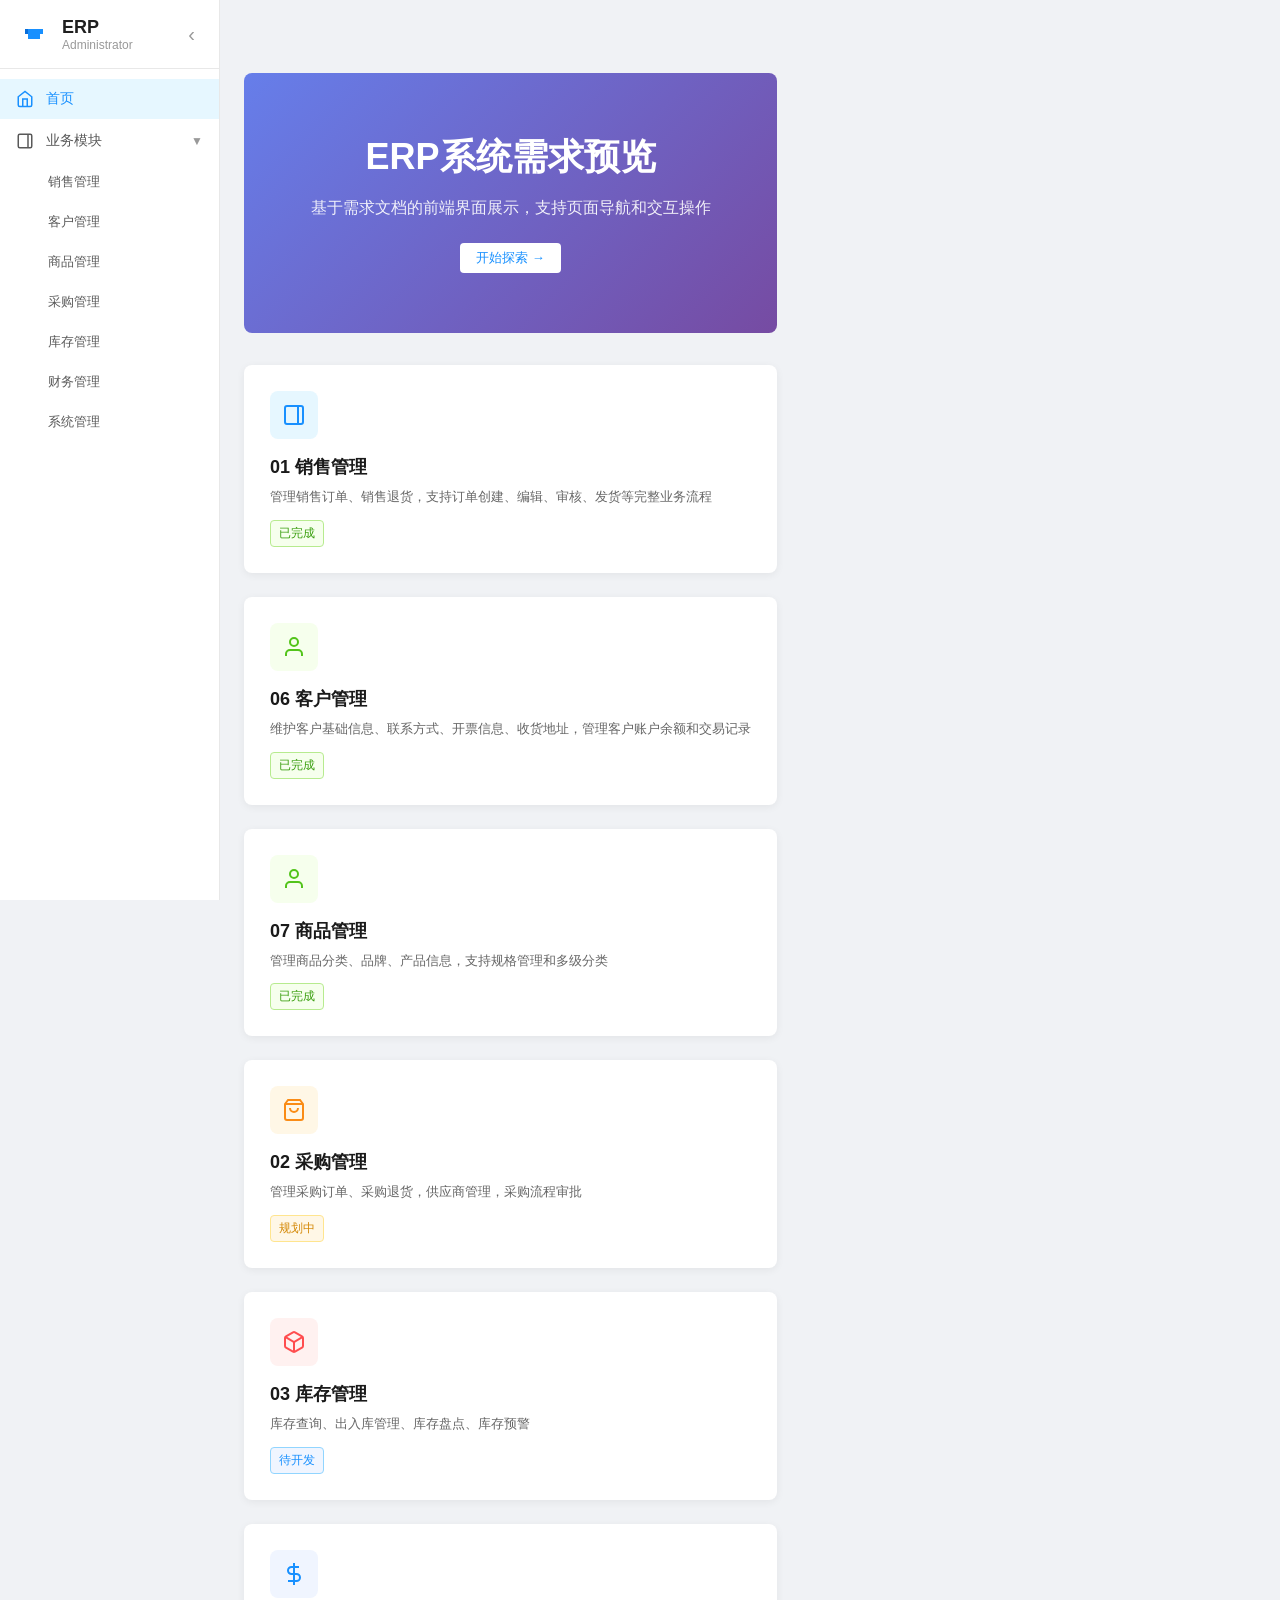
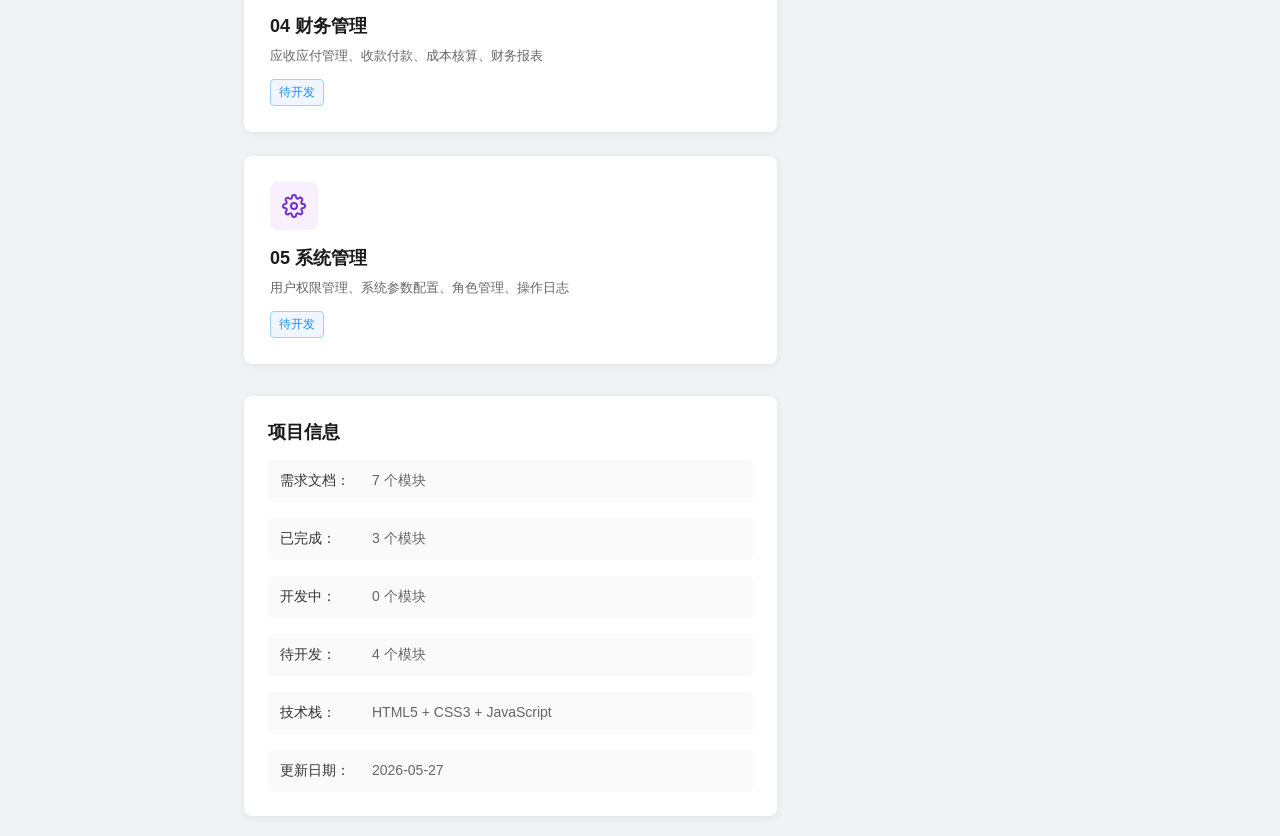
<file: ERP_前端预览/index.html>
<!DOCTYPE html>
<html lang="zh-CN">
<head>
    <meta charset="UTF-8">
    <meta name="viewport" content="width=device-width, initial-scale=1.0">
    <title>ERP需求预览 - 首页</title>
    <link rel="stylesheet" href="common/common.css">
    <style>
        .hero {
            background: linear-gradient(135deg, #667eea 0%, #764ba2 100%);
            color: #fff;
            padding: 60px 40px;
            border-radius: 8px;
            margin-bottom: 32px;
            text-align: center;
        }
        
        .hero h1 {
            font-size: 36px;
            margin-bottom: 16px;
            font-weight: 600;
        }
        
        .hero p {
            font-size: 16px;
            opacity: 0.9;
            margin-bottom: 24px;
        }
        
        .module-grid {
            display: grid;
            grid-template-columns: repeat(auto-fit, minmax(300px, 1fr));
            gap: 24px;
            margin-bottom: 32px;
        }
        
        .module-card {
            background: #fff;
            border-radius: 8px;
            padding: 24px;
            box-shadow: 0 2px 8px rgba(0,0,0,0.06);
            transition: all 0.3s;
            cursor: pointer;
            border: 2px solid transparent;
        }
        
        .module-card:hover {
            transform: translateY(-4px);
            box-shadow: 0 4px 16px rgba(0,0,0,0.12);
            border-color: #1890ff;
        }
        
        .module-card .icon {
            width: 48px;
            height: 48px;
            border-radius: 8px;
            display: flex;
            align-items: center;
            justify-content: center;
            margin-bottom: 16px;
        }
        
        .module-card h3 {
            font-size: 18px;
            margin-bottom: 8px;
            color: #1a1a1a;
        }
        
        .module-card p {
            font-size: 13px;
            color: #666;
            line-height: 1.6;
        }
        
        .module-card .status {
            display: inline-block;
            padding: 4px 8px;
            border-radius: 4px;
            font-size: 12px;
            margin-top: 12px;
        }
        
        .status.done {
            background: #f6ffed;
            color: #389e0d;
            border: 1px solid #b7eb8f;
        }
        
        .status.progress {
            background: #fff7e6;
            color: #d48806;
            border: 1px solid #ffe58f;
        }
        
        .status.planned {
            background: #f0f5ff;
            color: #1890ff;
            border: 1px solid #91d5ff;
        }
        
        .info-section {
            background: #fff;
            border-radius: 8px;
            padding: 24px;
            box-shadow: 0 2px 8px rgba(0,0,0,0.06);
        }
        
        .info-section h2 {
            font-size: 18px;
            margin-bottom: 16px;
            color: #1a1a1a;
        }
        
        .info-list {
            display: grid;
            grid-template-columns: repeat(auto-fit, minmax(250px, 1fr));
            gap: 16px;
        }
        
        .info-item {
            display: flex;
            gap: 12px;
            padding: 12px;
            background: #fafafa;
            border-radius: 4px;
        }
        
        .info-item .label {
            font-weight: 500;
            color: #333;
            min-width: 80px;
        }
        
        .info-item .value {
            color: #666;
        }
    </style>
</head>
<body>
    <div class="layout">
        <nav class="sidebar">
            <div class="sidebar-header">
                <div class="logo-section">
                    <div class="logo-icon">
                        <svg width="24" height="24" viewBox="0 0 24 24" fill="none">
                            <path d="M3 12V7H21V12H18V17H6V12H3Z" fill="#1890ff"/>
                            <path d="M6 12V7H3V12H6Z" fill="#096dd9"/>
                        </svg>
                    </div>
                    <div class="logo-text">
                        <span class="logo-title">ERP</span>
                        <span class="logo-subtitle">Administrator</span>
                    </div>
                </div>
                <button class="sidebar-toggle" onclick="toggleSidebar()">‹</button>
            </div>
            <ul class="menu">
                <li><a href="#" class="active">
                    <span class="menu-icon">
                        <svg width="18" height="18" viewBox="0 0 24 24" fill="none" stroke="currentColor" stroke-width="2">
                            <path d="M3 9l9-7 9 7v11a2 2 0 0 1-2 2H5a2 2 0 0 1-2-2z"></path>
                            <polyline points="9 22 9 12 15 12 15 22"></polyline>
                        </svg>
                    </span>
                    <span class="menu-text">首页</span>
                </a></li>
                <li class="menu-group">
                    <a href="#" onclick="toggleMenuGroup(this)">
                        <span class="menu-icon">
                            <svg width="18" height="18" viewBox="0 0 24 24" fill="none" stroke="currentColor" stroke-width="2">
                                <rect x="3" y="3" width="18" height="18" rx="2" ry="2"></rect>
                                <line x1="16" y1="3" x2="16" y2="21"></line>
                            </svg>
                        </span>
                        <span class="menu-text">业务模块</span>
                        <span class="menu-arrow">▼</span>
                    </a>
                    <ul class="submenu">
                        <li><a href="01_销售管理/index.html">销售管理</a></li>
                        <li><a href="06_客户管理/index.html">客户管理</a></li>
                        <li><a href="07_商品管理/index.html">商品管理</a></li>
                        <li><a href="02_采购管理/index.html">采购管理</a></li>
                        <li><a href="03_库存管理/index.html">库存管理</a></li>
                        <li><a href="04_财务管理/index.html">财务管理</a></li>
                        <li><a href="05_系统管理/index.html">系统管理</a></li>
                    </ul>
                </li>
            </ul>
        </nav>
        
        <main>
            <header class="top-bar">
                <div class="top-left">
                    <button class="sidebar-toggle" onclick="toggleSidebar()">☰</button>
                    <span class="breadcrumb" id="breadcrumb">首页</span>
                </div>
                <div class="top-right">
                    <div class="user-info">
                        <span>系统管理员</span>
                        <span class="avatar">SA</span>
                    </div>
                </div>
            </header>
            
            <div class="content">
                <div class="hero">
                    <h1>ERP系统需求预览</h1>
                    <p>基于需求文档的前端界面展示，支持页面导航和交互操作</p>
                    <button class="btn" style="background:#fff;color:#1890ff;border:none;" onclick="alert('开始探索各个模块吧！')">
                        开始探索 →
                    </button>
                </div>
                
                <div class="module-grid">
                    <div class="module-card" onclick="window.location.href='01_销售管理/index.html'">
                        <div class="icon" style="background:#e6f7ff;">
                            <svg width="24" height="24" viewBox="0 0 24 24" fill="none" stroke="#1890ff" stroke-width="2">
                                <rect x="3" y="3" width="18" height="18" rx="2" ry="2"></rect>
                                <line x1="16" y1="3" x2="16" y2="21"></line>
                            </svg>
                        </div>
                        <h3>01 销售管理</h3>
                        <p>管理销售订单、销售退货，支持订单创建、编辑、审核、发货等完整业务流程</p>
                        <span class="status done">已完成</span>
                    </div>
                    
                    <div class="module-card" onclick="window.location.href='06_客户管理/index.html'">
                        <div class="icon" style="background:#f6ffed;">
                            <svg width="24" height="24" viewBox="0 0 24 24" fill="none" stroke="#52c41a" stroke-width="2">
                                <path d="M20 21v-2a4 4 0 0 0-4-4H8a4 4 0 0 0-4 4v2"></path>
                                <circle cx="12" cy="7" r="4"></circle>
                            </svg>
                        </div>
                        <h3>06 客户管理</h3>
                        <p>维护客户基础信息、联系方式、开票信息、收货地址，管理客户账户余额和交易记录</p>
                        <span class="status done">已完成</span>
                    </div>
                    
                    <div class="module-card" onclick="window.location.href='07_商品管理/index.html'">
                        <div class="icon" style="background:#f6ffed;">
                            <svg width="24" height="24" viewBox="0 0 24 24" fill="none" stroke="#52c41a" stroke-width="2">
                                <path d="M20 21v-2a4 4 0 0 0-4-4H8a4 4 0 0 0-4 4v2"></path>
                                <circle cx="12" cy="7" r="4"></circle>
                            </svg>
                        </div>
                        <h3>07 商品管理</h3>
                        <p>管理商品分类、品牌、产品信息，支持规格管理和多级分类</p>
                        <span class="status done">已完成</span>
                    </div>
                    
                    <div class="module-card" onclick="alert('采购管理模块正在开发中...')">
                        <div class="icon" style="background:#fff7e6;">
                            <svg width="24" height="24" viewBox="0 0 24 24" fill="none" stroke="#fa8c16" stroke-width="2">
                                <path d="M6 2L3 6v14a2 2 0 0 0 2 2h14a2 2 0 0 0 2-2V6l-3-4z"></path>
                                <line x1="3" y1="6" x2="21" y2="6"></line>
                                <path d="M16 10a4 4 0 0 1-8 0"></path>
                            </svg>
                        </div>
                        <h3>02 采购管理</h3>
                        <p>管理采购订单、采购退货，供应商管理，采购流程审批</p>
                        <span class="status progress">规划中</span>
                    </div>
                    
                    <div class="module-card" onclick="alert('库存管理模块正在开发中...')">
                        <div class="icon" style="background:#fff1f0;">
                            <svg width="24" height="24" viewBox="0 0 24 24" fill="none" stroke="#ff4d4f" stroke-width="2">
                                <path d="M21 16V8a2 2 0 0 0-1-1.73l-7-4a2 2 0 0 0-2 0l-7 4A2 2 0 0 0 3 8v8a2 2 0 0 0 1 1.73l7 4a2 2 0 0 0 2 0l7-4A2 2 0 0 0 21 16z"></path>
                                <polyline points="3.27 6.96 12 12.01 20.73 6.96"></polyline>
                                <line x1="12" y1="22.08" x2="12" y2="12"></line>
                            </svg>
                        </div>
                        <h3>03 库存管理</h3>
                        <p>库存查询、出入库管理、库存盘点、库存预警</p>
                        <span class="status planned">待开发</span>
                    </div>
                    
                    <div class="module-card" onclick="alert('财务管理模块正在开发中...')">
                        <div class="icon" style="background:#f0f5ff;">
                            <svg width="24" height="24" viewBox="0 0 24 24" fill="none" stroke="#1890ff" stroke-width="2">
                                <line x1="12" y1="1" x2="12" y2="23"></line>
                                <path d="M17 5H9.5a3.5 3.5 0 0 0 0 7h5a3.5 3.5 0 0 1 0 7H6"></path>
                            </svg>
                        </div>
                        <h3>04 财务管理</h3>
                        <p>应收应付管理、收款付款、成本核算、财务报表</p>
                        <span class="status planned">待开发</span>
                    </div>
                    
                    <div class="module-card" onclick="alert('系统管理模块正在开发中...')">
                        <div class="icon" style="background:#f9f0ff;">
                            <svg width="24" height="24" viewBox="0 0 24 24" fill="none" stroke="#722ed1" stroke-width="2">
                                <circle cx="12" cy="12" r="3"></circle>
                                <path d="M19.4 15a1.65 1.65 0 0 0 .33 1.82l.06.06a2 2 0 0 1 0 2.83 2 2 0 0 1-2.83 0l-.06-.06a1.65 1.65 0 0 0-1.82-.33 1.65 1.65 0 0 0-1 1.51V21a2 2 0 0 1-2 2 2 2 0 0 1-2-2v-.09A1.65 1.65 0 0 0 9 19.4a1.65 1.65 0 0 0-1.82.33l-.06.06a2 2 0 0 1-2.83 0 2 2 0 0 1 0-2.83l.06-.06a1.65 1.65 0 0 0 .33-1.82 1.65 1.65 0 0 0-1.51-1H3a2 2 0 0 1-2-2 2 2 0 0 1 2-2h.09A1.65 1.65 0 0 0 4.6 9a1.65 1.65 0 0 0-.33-1.82l-.06-.06a2 2 0 0 1 0-2.83 2 2 0 0 1 2.83 0l.06.06a1.65 1.65 0 0 0 1.82.33H9a1.65 1.65 0 0 0 1-1.51V3a2 2 0 0 1 2-2 2 2 0 0 1 2 2v.09a1.65 1.65 0 0 0 1 1.51 1.65 1.65 0 0 0 1.82-.33l.06-.06a2 2 0 0 1 2.83 0 2 2 0 0 1 0 2.83l-.06.06a1.65 1.65 0 0 0-.33 1.82V9a1.65 1.65 0 0 0 1.51 1H21a2 2 0 0 1 2 2 2 2 0 0 1-2 2h-.09a1.65 1.65 0 0 0-1.51 1z"></path>
                            </svg>
                        </div>
                        <h3>05 系统管理</h3>
                        <p>用户权限管理、系统参数配置、角色管理、操作日志</p>
                        <span class="status planned">待开发</span>
                    </div>
                </div>
                
                <div class="info-section">
                    <h2>项目信息</h2>
                    <div class="info-list">
                        <div class="info-item">
                            <div class="label">需求文档：</div>
                            <div class="value">7 个模块</div>
                        </div>
                        <div class="info-item">
                            <div class="label">已完成：</div>
                            <div class="value">3 个模块</div>
                        </div>
                        <div class="info-item">
                            <div class="label">开发中：</div>
                            <div class="value">0 个模块</div>
                        </div>
                        <div class="info-item">
                            <div class="label">待开发：</div>
                            <div class="value">4 个模块</div>
                        </div>
                        <div class="info-item">
                            <div class="label">技术栈：</div>
                            <div class="value">HTML5 + CSS3 + JavaScript</div>
                        </div>
                        <div class="info-item">
                            <div class="label">更新日期：</div>
                            <div class="value">2026-05-27</div>
                        </div>
                    </div>
                </div>
            </div>
        </main>
    </div>

    <script src="common/common.js"></script>
</body>
</html>
</file>
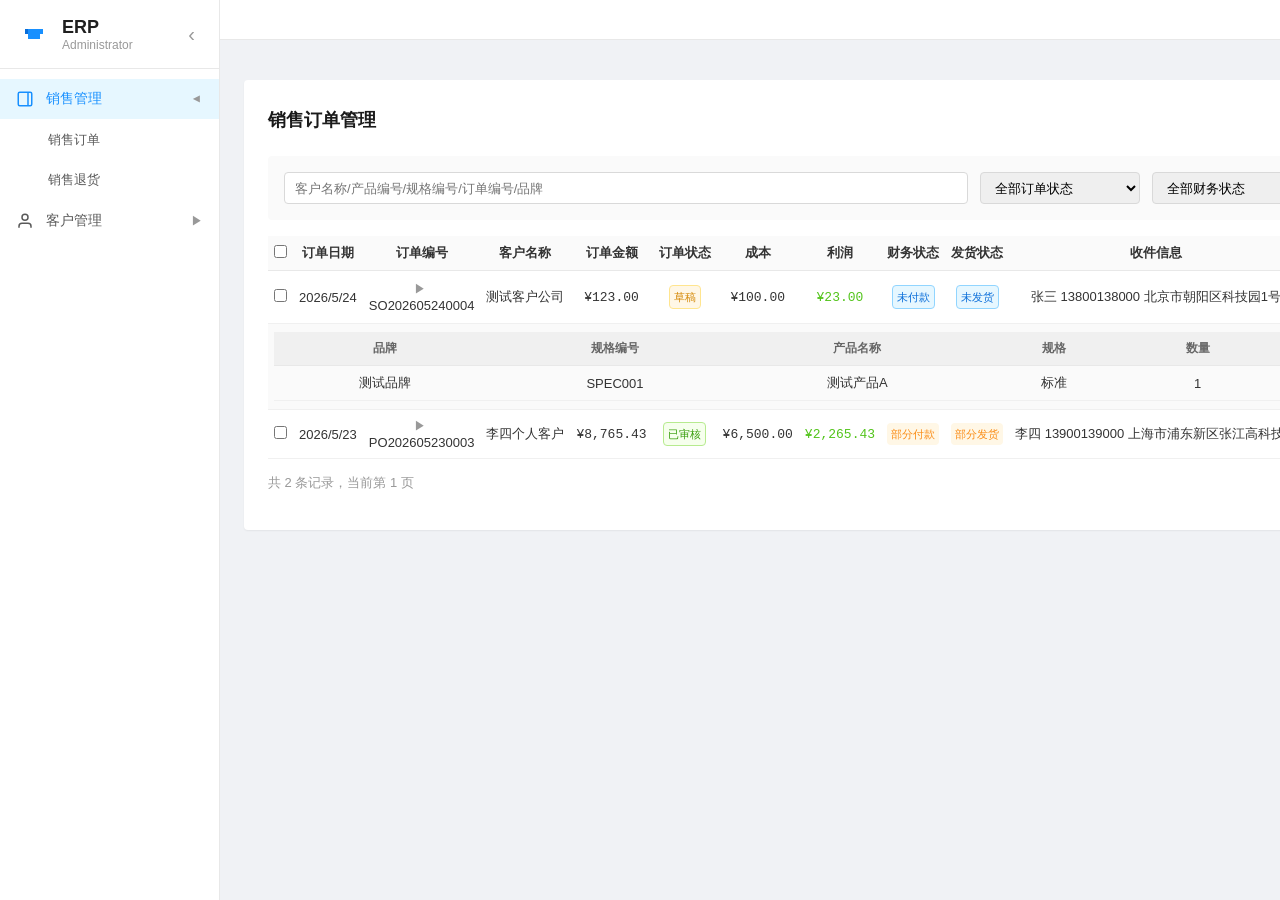
<file: ERP_前端预览/01_销售管理/index.html>
<!DOCTYPE html>
<html lang="zh-CN">
<head>
    <meta charset="UTF-8">
    <meta name="viewport" content="width=device-width, initial-scale=1.0">
    <title>ERP需求预览 - 销售管理</title>
    <link rel="stylesheet" href="../common/common.css">
    <link rel="stylesheet" href="sales.css">
</head>
<body onload="showModule('sales-list')">
    <div class="layout">
        <nav class="sidebar">
            <div class="sidebar-header">
                <div class="logo-section">
                    <div class="logo-icon">
                        <svg width="24" height="24" viewBox="0 0 24 24" fill="none">
                            <path d="M3 12V7H21V12H18V17H6V12H3Z" fill="#1890ff"/>
                            <path d="M6 12V7H3V12H6Z" fill="#096dd9"/>
                        </svg>
                    </div>
                    <div class="logo-text">
                        <span class="logo-title">ERP</span>
                        <span class="logo-subtitle">Administrator</span>
                    </div>
                </div>
                <button class="sidebar-toggle" onclick="toggleSidebar()">‹</button>
            </div>
            <ul class="menu">
                <li class="menu-group expanded">
                    <a href="#sales-list" onclick="toggleMenuGroup(this)">
                        <span class="menu-icon">
                            <svg width="18" height="18" viewBox="0 0 24 24" fill="none" stroke="currentColor" stroke-width="2">
                                <rect x="3" y="3" width="18" height="18" rx="2" ry="2"></rect>
                                <line x1="16" y1="3" x2="16" y2="21"></line>
                            </svg>
                        </span>
                        <span class="menu-text">销售管理</span>
                        <span class="menu-arrow">▼</span>
                    </a>
                    <ul class="submenu">
                        <li><a href="#sales-list" class="active" onclick="showModule('sales-list')">销售订单</a></li>
                        <li><a href="#return-list" onclick="showModule('return-list')">销售退货</a></li>
                    </ul>
                </li>
                <li class="menu-group">
                    <a href="#customer-list" onclick="goToModule('../06_客户管理/index.html'); toggleMenuGroup(this)">
                        <span class="menu-icon">
                            <svg width="18" height="18" viewBox="0 0 24 24" fill="none" stroke="currentColor" stroke-width="2">
                                <path d="M20 21v-2a4 4 0 0 0-4-4H8a4 4 0 0 0-4 4v2"></path>
                                <circle cx="12" cy="7" r="4"></circle>
                            </svg>
                        </span>
                        <span class="menu-text">客户管理</span>
                        <span class="menu-arrow">▶</span>
                    </a>
                    <ul class="submenu hidden">
                        <li><a href="../06_客户管理/index.html">客户列表</a></li>
                    </ul>
                </li>
            </ul>
        </nav>
        
        <main>
            <header class="top-bar">
                <div class="top-left">
                    <button class="sidebar-toggle" onclick="toggleSidebar()">☰</button>
                    <span class="breadcrumb" id="breadcrumb">销售管理 > 销售订单</span>
                </div>
                <div class="top-right">
                    <div class="user-info">
                        <span>系统管理员</span>
                        <span class="avatar">SA</span>
                    </div>
                </div>
            </header>
            
            <div class="content">
                <section id="sales-list" class="module">
                    <div class="page-header">
                        <h2>销售订单管理</h2>
                        <button class="btn btn-primary" onclick="showModule('sales-create')">+ 新建销售订单</button>
                    </div>
                    
                    <div class="search-bar">
                        <div class="search-item" style="flex:1;min-width:200px;">
                            <input type="text" placeholder="客户名称/产品编号/规格编号/订单编号/品牌" style="width:100%">
                        </div>
                        <div class="search-item">
                            <select>
                                <option value="">全部订单状态</option>
                                <option>草稿</option>
                                <option>已审核</option>
                            </select>
                        </div>
                        <div class="search-item">
                            <select>
                                <option value="">全部财务状态</option>
                                <option>未付款</option>
                                <option>部分付款</option>
                                <option>全部付款</option>
                            </select>
                        </div>
                        <div class="search-item">
                            <select>
                                <option value="">全部发货状态</option>
                                <option>未发货</option>
                                <option>部分发货</option>
                                <option>全部发货</option>
                            </select>
                        </div>
                        <div class="search-item admin-only">
                            <select>
                                <option value="">全部业务员</option>
                                <option>系统管理员</option>
                                <option>张三</option>
                            </select>
                        </div>
                        <div class="search-actions">
                            <button class="btn btn-primary">搜索</button>
                            <button class="btn">重置</button>
                            <button class="btn btn-sm admin-toggle" onclick="toggleAdminView()">管理员视图</button>
                        </div>
                    </div>
                    
                    <div class="table-wrapper">
                        <table>
                            <thead>
                                <tr>
                                    <th><input type="checkbox"></th>
                                    <th style="width:100px">订单日期</th>
                                    <th style="width:150px">订单编号</th>
                                    <th style="width:150px">客户名称</th>
                                    <th style="width:100px">订单金额</th>
                                    <th style="width:80px">订单状态</th>
                                    <th style="width:80px">成本</th>
                                    <th style="width:80px">利润</th>
                                    <th style="width:90px">财务状态</th>
                                    <th style="width:100px">发货状态</th>
                                    <th style="width:220px">收件信息</th>
                                    <th style="width:80px">业务员</th>
                                    <th style="width:280px">操作</th>
                                </tr>
                            </thead>
                            <tbody>
                                <tr>
                                    <td><input type="checkbox"></td>
                                    <td class="text-nowrap">2026/5/24</td>
                                    <td>
                                        <span class="expand-icon" onclick="toggleExpand('order1')">▶</span>
                                        <span class="link" onclick="showModule('sales-detail')">SO202605240004</span>
                                    </td>
                                    <td class="text-nowrap">测试客户公司</td>
                                    <td class="amount">¥123.00</td>
                                    <td><span class="tag tag-draft">草稿</span></td>
                                    <td class="amount">¥100.00</td>
                                    <td class="amount profit">¥23.00</td>
                                    <td><span class="tag tag-pending">未付款</span></td>
                                    <td id="status-order1"><span class="tag tag-pending">未发货</span></td>
                                    <td class="receiving-info" ondblclick="selectAllText(this)">张三 13800138000 北京市朝阳区科技园1号</td>
                                    <td>系统管理员</td>
                                    <td class="actions">
                                        <a class="action-link" onclick="showModule('sales-detail')">详情</a>
                                        <a class="action-link success" onclick="submitOrder()">提交</a>
                                        <a class="action-link" onclick="showModule('sales-edit')">重编</a>
                                        <a class="action-link danger" onclick="confirmDeleteOrder()">删除</a>
                                        <a class="action-link primary" onclick="generateContract()">合同</a>
                                    </td>
                                </tr>
                                <tr id="expand-order1" class="expand-content hidden">
                                    <td colspan="13">
                                        <table class="expand-table">
                                            <thead>
                                                <tr>
                                                    <th>品牌</th>
                                                    <th>规格编号</th>
                                                    <th>产品名称</th>
                                                    <th>规格</th>
                                                    <th>数量</th>
                                                    <th>含税单价</th>
                                                    <th>合计</th>
                                                </tr>
                                            </thead>
                                            <tbody>
                                                <tr>
                                                    <td>测试品牌</td>
                                                    <td>SPEC001</td>
                                                    <td>测试产品A</td>
                                                    <td>标准</td>
                                                    <td>1</td>
                                                    <td class="amount">¥123.00</td>
                                                    <td class="amount">¥123.00</td>
                                                </tr>
                                            </tbody>
                                        </table>
                                    </td>
                                </tr>
                                <tr>
                                    <td><input type="checkbox"></td>
                                    <td class="text-nowrap">2026/5/23</td>
                                    <td>
                                        <span class="expand-icon" onclick="toggleExpand('order2')">▶</span>
                                        <span class="link" onclick="showModule('sales-detail')">PO202605230003</span>
                                    </td>
                                    <td class="text-nowrap">李四个人客户</td>
                                    <td class="amount">¥8,765.43</td>
                                    <td><span class="tag tag-approved">已审核</span></td>
                                    <td class="amount">¥6,500.00</td>
                                    <td class="amount profit">¥2,265.43</td>
                                    <td><span class="tag partial">部分付款</span></td>
                                    <td><span class="tag partial">部分发货</span></td>
                                    <td class="receiving-info" ondblclick="selectAllText(this)">李四 13900139000 上海市浦东新区张江高科技园</td>
                                    <td>张三</td>
                                    <td class="actions">
                                        <a class="action-link" onclick="showModule('sales-detail')">详情</a>
                                        <a class="action-link" onclick="showModule('sales-edit')">重编</a>
                                        <a class="action-link primary" onclick="generateContract()">合同</a>
                                        <a class="action-link success" onclick="addReturn()">加单</a>
                                        <a class="action-link" onclick="openShipment('order2')">发货</a>
                                    </td>
                                </tr>
                            </tbody>
                        </table>
                    </div>
                    
                    <div class="pagination">
                        <div class="page-info">共 2 条记录，当前第 1 页</div>
                        <div class="page-btns">
                            <button class="btn btn-sm" disabled>上一页</button>
                            <button class="btn btn-sm active">1</button>
                            <button class="btn btn-sm" disabled>下一页</button>
                        </div>
                    </div>
                </section>

                <section id="return-list" class="module hidden">
                    <div class="page-header">
                        <h2>销售退货管理</h2>
                        <button class="btn btn-primary" onclick="showModule('return-create')">+ 新建退货单</button>
                    </div>
                    
                    <div class="search-bar">
                        <div class="search-item" style="flex:1;min-width:200px;">
                            <input type="text" placeholder="退货单号/销售订单号/客户名称" style="width:100%">
                        </div>
                        <div class="search-item">
                            <select>
                                <option value="">全部退货方式</option>
                                <option>冲抵金额</option>
                                <option>转预存</option>
                                <option>退回账户</option>
                            </select>
                        </div>
                        <div class="search-item">
                            <select>
                                <option value="">全部状态</option>
                                <option>待审核</option>
                                <option>已完成</option>
                            </select>
                        </div>
                        <div class="search-actions">
                            <button class="btn btn-primary">搜索</button>
                            <button class="btn">重置</button>
                        </div>
                    </div>
                    
                    <div class="table-wrapper">
                        <table class="return-table">
                            <thead>
                                <tr>
                                    <th style="width:150px">退货单号</th>
                                    <th style="width:150px">销售单号</th>
                                    <th style="width:150px">客户名称</th>
                                    <th style="width:100px">规格编号</th>
                                    <th style="width:200px">产品名称</th>
                                    <th style="width:80px">退货数量</th>
                                    <th style="width:100px">退货单价</th>
                                    <th style="width:100px">退货合计</th>
                                    <th style="width:80px">审核状态</th>
                                    <th style="width:140px">退货时间</th>
                                    <th style="width:100px">退货方式</th>
                                    <th style="width:80px">销售员</th>
                                    <th style="width:80px">操作</th>
                                </tr>
                            </thead>
                            <tbody>
                                <tr>
                                    <td rowspan="2">XTD-20260525-00001</td>
                                    <td rowspan="2">SO202605240004</td>
                                    <td rowspan="2">测试客户公司</td>
                                    <td>SPEC001</td>
                                    <td>测试产品A</td>
                                    <td>2</td>
                                    <td class="amount">¥61.50</td>
                                    <td rowspan="2" class="amount">¥184.50</td>
                                    <td rowspan="2"><span class="tag tag-pending">待审核</span></td>
                                    <td rowspan="2">2026/5/25 10:30</td>
                                    <td rowspan="2">冲抵金额</td>
                                    <td rowspan="2">系统管理员</td>
                                    <td rowspan="2"><a class="action-link" onclick="showModule('return-detail')">详情</a></td>
                                </tr>
                                <tr>
                                    <td>SPEC002</td>
                                    <td>测试产品B</td>
                                    <td>1</td>
                                    <td class="amount">¥61.50</td>
                                </tr>
                            </tbody>
                        </table>
                    </div>
                </section>

                <section id="sales-create" class="module hidden">
                    <div class="page-header">
                        <h2>新建销售订单</h2>
                        <button class="btn" onclick="showModule('sales-list')">取消</button>
                    </div>
                    
                    <div class="form-section">
                        <h3>基础信息</h3>
                        <div style="display:flex;gap:16px;margin-bottom:16px;">
                            <div style="width:150px;">
                                <label><span class="required">*</span> 订单日期</label>
                                <input type="date" value="2026-05-27">
                            </div>
                            <div style="flex:1;">
                                <label><span class="required">*</span> 客户</label>
                                <input type="text" placeholder="搜索客户名称或编码" onchange="onCustomerSelect(this)">
                            </div>
                            <div style="width:150px;">
                                <label><span class="required">*</span> 结算方式</label>
                                <select id="settlementMethod">
                                    <option value="monthly">月结</option>
                                    <option value="cash">现结</option>
                                    <option value="prepaid">预付</option>
                                </select>
                            </div>
                        </div>
                        <div style="display:flex;gap:16px;margin-bottom:16px;">
                            <div style="flex:1;">
                                <label><span class="required">*</span> 收货信息</label>
                                <input type="text" id="receivingInfoSearch" placeholder="搜索收货信息" oninput="filterReceivingInfo(this)" onclick="toggleReceivingDropdown()">
                                <div id="receivingDropdown" class="dropdown-menu" style="display:none;position:absolute;width:300px;">
                                    <div class="dropdown-item receiving-option" onclick="selectReceivingInfo(this)" data-value="张三 - 13800138000 - 北京市朝阳区科技园1号">张三 - 13800138000 - 北京市朝阳区科技园1号</div>
                                    <div class="dropdown-item receiving-option" onclick="selectReceivingInfo(this)" data-value="李四 - 13900139000 - 上海市浦东新区张江高科技园">李四 - 13900139000 - 上海市浦东新区张江高科技园</div>
                                </div>
                            </div>
                        </div>
                        <div style="display:flex;gap:16px;">
                            <div style="flex:1;">
                                <label><span class="required">*</span> 开票信息</label>
                                <input type="text" id="invoiceInfoSearch" placeholder="搜索开票信息" oninput="filterInvoiceInfo(this)" onclick="toggleInvoiceDropdown()">
                                <div id="invoiceDropdown" class="dropdown-menu" style="display:none;position:absolute;width:300px;">
                                    <div class="dropdown-item invoice-option" onclick="selectInvoiceInfo(this)" data-value="测试客户公司 - 增值税专用发票">测试客户公司 - 增值税专用发票</div>
                                    <div class="dropdown-item invoice-option" onclick="selectInvoiceInfo(this)" data-value="李四 - 增值税普通发票">李四 - 增值税普通发票</div>
                                </div>
                            </div>
                        </div>
                    </div>

                    <div class="form-section">
                        <h3>商品明细</h3>
                        <div class="batch-settings" style="margin-bottom:12px;">
                            <select onchange="batchSetDeliveryMethod(this)">
                                <option value="">批量设置发货方式</option>
                                <option value="直运">直运</option>
                                <option value="物流">物流</option>
                                <option value="自提">自提</option>
                                <option value="送货">送货</option>
                            </select>
                            <select onchange="batchSetWarehouse(this)">
                                <option value="">批量设置仓库</option>
                                <option value="北京仓库">北京仓库</option>
                                <option value="上海仓库">上海仓库</option>
                                <option value="深圳仓库">深圳仓库</option>
                            </select>
                            <button class="btn btn-sm btn-primary" onclick="addProductRow()">+ 添加商品</button>
                        </div>
                        <table id="productTable" class="sub-table">
                            <thead>
                                <tr>
                                    <th style="width:40px">#</th>
                                    <th>品牌</th>
                                    <th>规格编号</th>
                                    <th>产品名称</th>
                                    <th>包装</th>
                                    <th>单位</th>
                                    <th>备注</th>
                                    <th>原价</th>
                                    <th>折扣</th>
                                    <th>数量</th>
                                    <th>税率</th>
                                    <th>含税价格</th>
                                    <th>合计</th>
                                    <th>库存</th>
                                    <th>发货方式</th>
                                    <th>仓库</th>
                                    <th>操作</th>
                                </tr>
                            </thead>
                            <tbody>
                                <tr>
                                    <td>1</td>
                                    <td style="position:relative;">
                                        <input type="text" class="brand-input" placeholder="品牌" autocomplete="off" oninput="onBrandInput(this)" onclick="showBrandDropdown(this)">
                                        <div class="brand-dropdown hidden"></div>
                                    </td>
                                    <td style="position:relative;">
                                        <input type="text" class="spec-input" placeholder="规格编号" autocomplete="off" oninput="onSpecInput(this)" onclick="showSpecDropdown(this)">
                                        <div class="spec-dropdown hidden"></div>
                                    </td>
                                    <td><input type="text" class="product-input" placeholder="产品名称"></td>
                                    <td><input type="text" placeholder="包装"></td>
                                    <td><input type="text" placeholder="单位"></td>
                                    <td><input type="text" placeholder="备注"></td>
                                    <td><input type="number" value="0.00" onchange="calculateRow(this)"></td>
                                    <td><input type="number" value="1.00" step="0.01" onchange="calculateRow(this)"></td>
                                    <td><input type="number" value="1" onchange="calculateRow(this)"></td>
                                    <td><input type="number" value="0.01" step="0.01" readonly></td>
                                    <td class="amount">¥0.00</td>
                                    <td class="amount">¥0.00</td>
                                    <td><span class="tag tag-pending">0</span></td>
                                    <td>
                                        <select class="delivery-method" onchange="onDeliveryMethodChange(this)">
                                            <option value="直运">直运</option>
                                            <option value="物流">物流</option>
                                            <option value="自提">自提</option>
                                            <option value="送货">送货</option>
                                        </select>
                                    </td>
                                    <td>
                                        <select class="warehouse" disabled>
                                            <option value="">请选择</option>
                                            <option value="北京仓库">北京仓库</option>
                                            <option value="上海仓库">上海仓库</option>
                                            <option value="深圳仓库">深圳仓库</option>
                                        </select>
                                    </td>
                                    <td><a class="action-link danger" onclick="removeProductRow(this)">删除</a></td>
                                </tr>
                            </tbody>
                        </table>
                    </div>

                    <div class="form-section">
                        <h3>订单汇总</h3>
                        <div class="summary-grid">
                            <div class="summary-item">
                                <span class="label">产品总数量：</span>
                                <span id="totalQuantity" class="value">0</span>
                            </div>
                            <div class="summary-item">
                                <span class="label">商品折后价：</span>
                                <span id="subtotalAmount" class="value amount">¥0.00</span>
                            </div>
                            <div class="summary-item">
                                <span class="label">运费：</span>
                                <input type="number" id="shippingFee" value="0.00" style="width:100px;" onchange="calculateTotal()">
                            </div>
                            <div class="summary-item total">
                                <span class="label">总金额：</span>
                                <span id="totalAmount" class="value amount">¥0.00</span>
                            </div>
                        </div>
                    </div>

                    <div class="form-section">
                        <h3>备注信息</h3>
                        <textarea rows="3" placeholder="订单备注信息" style="width:100%;padding:8px;border:1px solid #d9d9d9;border-radius:4px;resize:vertical;"></textarea>
                    </div>

                    <div class="form-actions">
                        <button class="btn" onclick="showModule('sales-list')">取消</button>
                        <button class="btn btn-primary" onclick="saveOrderDraft()">保存</button>
                        <button class="btn btn-success" onclick="submitOrder()">保存并提交</button>
                    </div>
                </section>

                <section id="sales-detail" class="module hidden">
                    <div class="page-header">
                        <h2>订单详情</h2>
                        <button class="btn" onclick="showModule('sales-list')">返回</button>
                    </div>
                    
                    <div class="detail-section">
                        <div class="detail-row">
                            <div class="detail-label">订单编号</div>
                            <div class="detail-value">SO202605240004</div>
                            <div class="detail-label">订单状态</div>
                            <div class="detail-value"><span class="tag tag-draft">草稿</span></div>
                            <div class="detail-label">订单金额</div>
                            <div class="detail-value amount">¥123.00</div>
                        </div>
                        <div class="detail-row">
                            <div class="detail-label">创建人</div>
                            <div class="detail-value">系统管理员</div>
                            <div class="detail-label">创建时间</div>
                            <div class="detail-value">2026/5/24 14:30</div>
                        </div>
                    </div>

                    <div class="form-section">
                        <h3>客户信息</h3>
                        <div class="detail-row">
                            <div class="detail-label">客户名称</div>
                            <div class="detail-value">测试客户公司</div>
                            <div class="detail-label">联系人</div>
                            <div class="detail-value">张三</div>
                            <div class="detail-label">联系电话</div>
                            <div class="detail-value">13800138000</div>
                        </div>
                    </div>

                    <div class="form-section">
                        <h3>商品明细</h3>
                        <table class="sub-table">
                            <thead>
                                <tr>
                                    <th>品牌</th>
                                    <th>规格编号</th>
                                    <th>产品名称</th>
                                    <th>数量</th>
                                    <th>含税单价</th>
                                    <th>合计</th>
                                </tr>
                            </thead>
                            <tbody>
                                <tr>
                                    <td>测试品牌</td>
                                    <td>SPEC001</td>
                                    <td>测试产品A</td>
                                    <td>1</td>
                                    <td class="amount">¥123.00</td>
                                    <td class="amount">¥123.00</td>
                                </tr>
                            </tbody>
                        </table>
                    </div>

                    <div class="form-section">
                        <h3>收货信息</h3>
                        <div class="detail-row">
                            <div class="detail-label">收货人</div>
                            <div class="detail-value">张三</div>
                            <div class="detail-label">收货电话</div>
                            <div class="detail-value">13800138000</div>
                            <div class="detail-label">收货地址</div>
                            <div class="detail-value">北京市朝阳区科技园1号</div>
                        </div>
                    </div>

                    <div class="form-actions">
                        <button class="btn" onclick="showModule('sales-list')">返回</button>
                        <button class="btn btn-primary" onclick="showModule('sales-edit')">编辑</button>
                    </div>
                </section>

                <section id="sales-edit" class="module hidden">
                    <div class="page-header">
                        <h2>编辑销售订单</h2>
                        <button class="btn" onclick="showModule('sales-list')">取消</button>
                    </div>
                    
                    <div class="form-section">
                        <h3>基础信息</h3>
                        <div style="display:flex;gap:16px;margin-bottom:16px;">
                            <div style="width:150px;">
                                <label><span class="required">*</span> 订单日期</label>
                                <input type="date" value="2026-05-24">
                            </div>
                            <div style="flex:1;">
                                <label><span class="required">*</span> 客户</label>
                                <input type="text" value="测试客户公司" onchange="onCustomerSelect(this)">
                            </div>
                        </div>
                    </div>

                    <div class="form-section">
                        <h3>商品明细</h3>
                        <table id="productTableEdit" class="sub-table">
                            <thead>
                                <tr>
                                    <th style="width:40px">#</th>
                                    <th>品牌</th>
                                    <th>规格编号</th>
                                    <th>产品名称</th>
                                    <th>包装</th>
                                    <th>单位</th>
                                    <th>原价</th>
                                    <th>折扣</th>
                                    <th>数量</th>
                                    <th>税率</th>
                                    <th>含税价格</th>
                                    <th>合计</th>
                                    <th>操作</th>
                                </tr>
                            </thead>
                            <tbody>
                                <tr>
                                    <td>1</td>
                                    <td style="position:relative;">
                                        <input type="text" class="brand-input" value="测试品牌" autocomplete="off" oninput="onBrandInput(this)" onclick="showBrandDropdown(this)">
                                        <div class="brand-dropdown hidden"></div>
                                    </td>
                                    <td style="position:relative;">
                                        <input type="text" class="spec-input" value="SPEC001" autocomplete="off" oninput="onSpecInput(this)" onclick="showSpecDropdown(this)">
                                        <div class="spec-dropdown hidden"></div>
                                    </td>
                                    <td><input type="text" class="product-input" value="测试产品A"></td>
                                    <td><input type="text" value="瓶"></td>
                                    <td><input type="text" value="个"></td>
                                    <td><input type="number" value="100.00"></td>
                                    <td><input type="number" value="0.9"></td>
                                    <td><input type="number" value="1"></td>
                                    <td><input type="number" value="0.13" readonly></td>
                                    <td class="amount">¥90.00</td>
                                    <td class="amount">¥90.00</td>
                                    <td><a class="action-link danger" onclick="removeProductRow(this)">删除</a></td>
                                </tr>
                            </tbody>
                        </table>
                        <button class="btn btn-sm btn-primary" onclick="addProductRow()" style="margin-top:12px;">+ 添加商品</button>
                    </div>

                    <div class="form-actions">
                        <button class="btn" onclick="showModule('sales-list')">取消</button>
                        <button class="btn btn-primary" onclick="saveOrderDraft()">保存</button>
                        <button class="btn btn-success" onclick="submitOrder()">保存并提交</button>
                    </div>
                </section>

                <section id="return-create" class="module hidden">
                    <div class="page-header">
                        <h2>新建退货单</h2>
                        <button class="btn" onclick="showModule('return-list')">取消</button>
                    </div>
                    
                    <div class="form-section">
                        <h3>基本信息</h3>
                        <div style="display:flex;gap:16px;margin-bottom:16px;">
                            <div style="width:200px;">
                                <label>退货单编号</label>
                                <input type="text" value="XTD-20260527-00001" readonly>
                            </div>
                            <div style="width:150px;">
                                <label>创建时间</label>
                                <input type="datetime-local" value="2026-05-27T10:00">
                            </div>
                            <div style="width:200px;">
                                <label><span class="required">*</span> 订单编号</label>
                                <select>
                                    <option value="">选择销售订单</option>
                                    <option value="SO202605240004">SO202605240004 - 测试客户公司</option>
                                </select>
                            </div>
                            <div style="flex:1;">
                                <label>客户名称</label>
                                <input type="text" value="测试客户公司" readonly>
                            </div>
                        </div>
                    </div>

                    <div class="form-section">
                        <h3>退货方式</h3>
                        <div style="display:flex;gap:16px;">
                            <label><input type="radio" name="returnType" value="冲抵金额" checked> 冲抵金额</label>
                            <label><input type="radio" name="returnType" value="转预存"> 转预存</label>
                            <label><input type="radio" name="returnType" value="退回账户"> 退回账户</label>
                        </div>
                    </div>

                    <div class="form-section">
                        <h3>备注</h3>
                        <textarea rows="3" placeholder="退货原因" style="width:100%;padding:8px;border:1px solid #d9d9d9;border-radius:4px;"></textarea>
                    </div>

                    <div class="form-actions">
                        <button class="btn" onclick="showModule('return-list')">取消</button>
                        <button class="btn btn-primary" onclick="saveReturnDraft()">保存</button>
                        <button class="btn btn-success" onclick="submitReturn()">保存并提交</button>
                    </div>
                </section>

                <section id="return-detail" class="module hidden">
                    <div class="page-header">
                        <h2>退货单详情</h2>
                        <button class="btn" onclick="showModule('return-list')">返回</button>
                    </div>
                    
                    <div class="detail-section">
                        <div class="detail-row">
                            <div class="detail-label">退货单号</div>
                            <div class="detail-value">XTD-20260525-00001</div>
                            <div class="detail-label">销售单号</div>
                            <div class="detail-value">SO202605240004</div>
                            <div class="detail-label">审核状态</div>
                            <div class="detail-value"><span class="tag tag-pending">待审核</span></div>
                        </div>
                    </div>

                    <div class="form-actions">
                        <button class="btn" onclick="showModule('return-list')">返回</button>
                    </div>
                </section>
            </div>
        </main>
    </div>

    <div id="shipmentModal" class="modal">
        <div class="modal-content shipment-modal">
            <div class="modal-header">
                <h3>发货</h3>
                <button onclick="closeModal('shipmentModal')">×</button>
            </div>
            <div class="modal-body">
                <div class="shipment-products">
                    <div class="shipment-product">
                        <input type="checkbox" class="product-check" checked>
                        <div class="product-info">
                            <div class="product-name">测试产品A</div>
                            <div class="product-spec">SPEC001 | 瓶 | 数量: 1</div>
                        </div>
                    </div>
                    <div class="shipment-product">
                        <input type="checkbox" class="product-check" checked>
                        <div class="product-info">
                            <div class="product-name">测试产品B</div>
                            <div class="product-spec">SPEC002 | 盒 | 数量: 1</div>
                        </div>
                    </div>
                </div>
                <div class="shipment-form">
                    <label>快递单号：</label>
                    <input type="text" placeholder="请输入快递单号">
                    <select>
                        <option value="">选择快递公司</option>
                        <option value="顺丰">顺丰速运</option>
                        <option value="京东">京东物流</option>
                        <option value="德邦">德邦快递</option>
                        <option value="邮政">中国邮政</option>
                        <option value="圆通">圆通速递</option>
                    </select>
                </div>
            </div>
            <div class="modal-footer">
                <button class="btn" onclick="closeModal('shipmentModal')">取消</button>
                <button class="btn btn-primary" onclick="confirmShipment()">确认发货</button>
            </div>
        </div>
    </div>

    <script src="../common/common.js"></script>
    <script src="sales.js"></script>
</body>
</html>
</file>
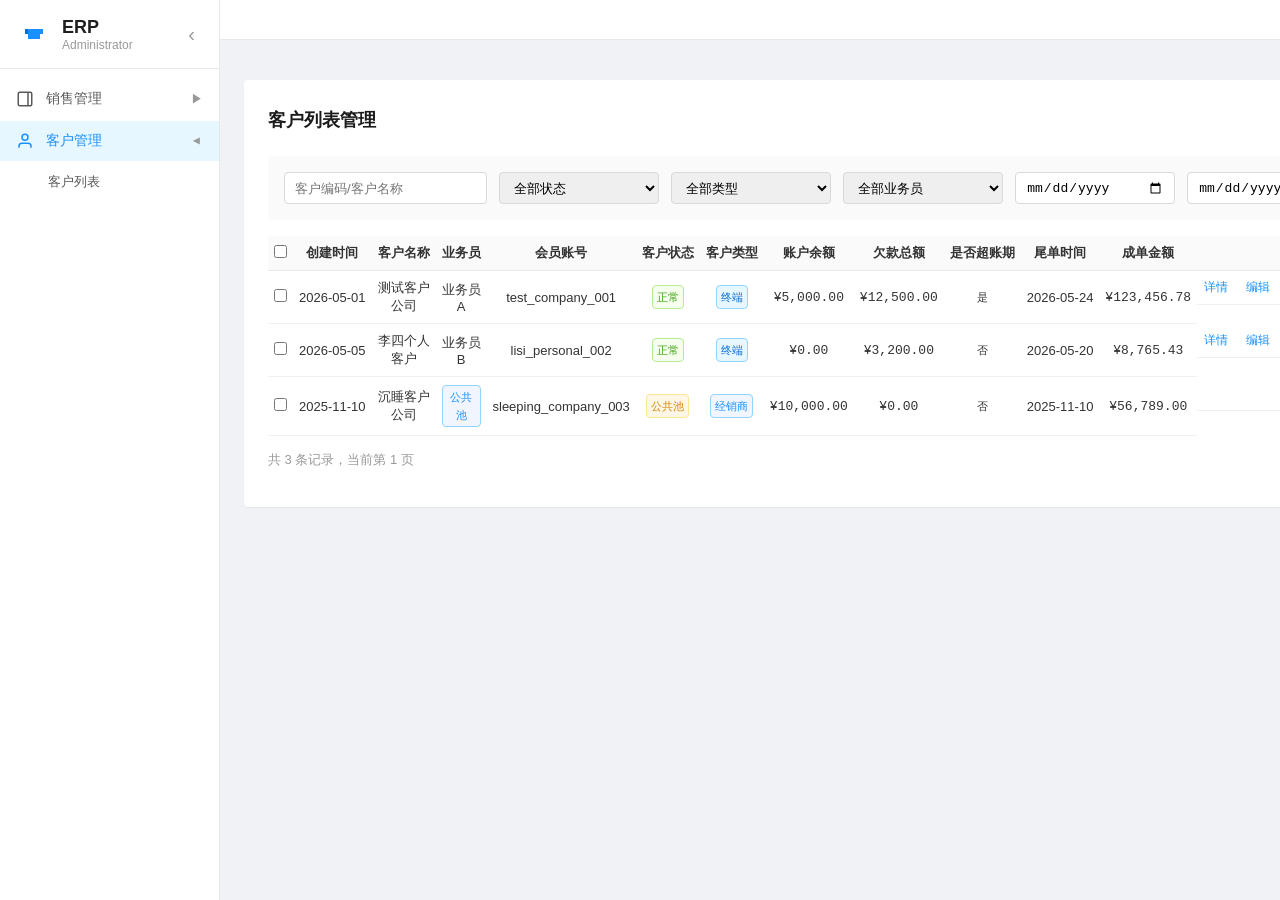
<file: ERP_前端预览/06_客户管理/index.html>
<!DOCTYPE html>
<html lang="zh-CN">
<head>
    <meta charset="UTF-8">
    <meta name="viewport" content="width=device-width, initial-scale=1.0">
    <title>ERP需求预览 - 客户管理</title>
    <link rel="stylesheet" href="../common/common.css">
    <link rel="stylesheet" href="customer.css">
</head>
<body onload="showModule('customer-list')">
    <div class="layout">
        <nav class="sidebar">
            <div class="sidebar-header">
                <div class="logo-section">
                    <div class="logo-icon">
                        <svg width="24" height="24" viewBox="0 0 24 24" fill="none">
                            <path d="M3 12V7H21V12H18V17H6V12H3Z" fill="#1890ff"/>
                            <path d="M6 12V7H3V12H6Z" fill="#096dd9"/>
                        </svg>
                    </div>
                    <div class="logo-text">
                        <span class="logo-title">ERP</span>
                        <span class="logo-subtitle">Administrator</span>
                    </div>
                </div>
                <button class="sidebar-toggle" onclick="toggleSidebar()">‹</button>
            </div>
            <ul class="menu">
                <li class="menu-group">
                    <a href="#sales-list" onclick="goToModule('../01_销售管理/index.html'); toggleMenuGroup(this)">
                        <span class="menu-icon">
                            <svg width="18" height="18" viewBox="0 0 24 24" fill="none" stroke="currentColor" stroke-width="2">
                                <rect x="3" y="3" width="18" height="18" rx="2" ry="2"></rect>
                                <line x1="16" y1="3" x2="16" y2="21"></line>
                            </svg>
                        </span>
                        <span class="menu-text">销售管理</span>
                        <span class="menu-arrow">▶</span>
                    </a>
                    <ul class="submenu hidden">
                        <li><a href="../01_销售管理/index.html">销售订单</a></li>
                        <li><a href="../01_销售管理/index.html#return-list">销售退货</a></li>
                    </ul>
                </li>
                <li class="menu-group expanded">
                    <a href="#customer-list" onclick="toggleMenuGroup(this)">
                        <span class="menu-icon">
                            <svg width="18" height="18" viewBox="0 0 24 24" fill="none" stroke="currentColor" stroke-width="2">
                                <path d="M20 21v-2a4 4 0 0 0-4-4H8a4 4 0 0 0-4 4v2"></path>
                                <circle cx="12" cy="7" r="4"></circle>
                            </svg>
                        </span>
                        <span class="menu-text">客户管理</span>
                        <span class="menu-arrow">▼</span>
                    </a>
                    <ul class="submenu">
                        <li><a href="#customer-list" class="active" onclick="showModule('customer-list')">客户列表</a></li>
                    </ul>
                </li>
            </ul>
        </nav>
        
        <main>
            <header class="top-bar">
                <div class="top-left">
                    <button class="sidebar-toggle" onclick="toggleSidebar()">☰</button>
                    <span class="breadcrumb" id="breadcrumb">客户管理 > 客户列表</span>
                </div>
                <div class="top-right">
                    <div class="user-info">
                        <span>系统管理员</span>
                        <span class="avatar">SA</span>
                    </div>
                </div>
            </header>
            
            <div class="content">
                <section id="customer-list" class="module">
                    <div class="page-header">
                        <h2>客户列表管理</h2>
                        <button class="btn btn-primary" onclick="showModule('customer-create')">+ 新建客户</button>
                    </div>
                    
                    <div class="search-bar">
                        <div class="search-item" style="flex:1;min-width:200px;">
                            <input type="text" placeholder="客户编码/客户名称" style="width:100%">
                        </div>
                        <div class="search-item">
                            <select>
                                <option value="">全部状态</option>
                                <option value="normal">正常</option>
                                <option value="public">公共池</option>
                            </select>
                        </div>
                        <div class="search-item">
                            <select>
                                <option value="">全部类型</option>
                                <option value="terminal">终端</option>
                                <option value="dealer">经销商</option>
                            </select>
                        </div>
                        <div class="search-item">
                            <select>
                                <option value="">全部业务员</option>
                                <option value="salesmanA">业务员A</option>
                                <option value="salesmanB">业务员B</option>
                                <option value="public">公共池</option>
                            </select>
                        </div>
                        <div class="search-item">
                            <input type="date" placeholder="创建时间从">
                        </div>
                        <div class="search-item">
                            <input type="date" placeholder="至">
                        </div>
                        <div class="search-actions">
                            <button class="btn btn-primary">搜索</button>
                            <button class="btn">重置</button>
                            <button class="btn btn-sm">批量导出</button>
                        </div>
                    </div>
                    
                    <div class="table-wrapper">
                        <table>
                            <thead>
                                <tr>
                                    <th><input type="checkbox"></th>
                                    <th style="width:100px">创建时间</th>
                                    <th style="width:200px">客户名称</th>
                                    <th style="width:120px">业务员</th>
                                    <th style="width:150px">会员账号</th>
                                    <th style="width:100px">客户状态</th>
                                    <th style="width:100px">客户类型</th>
                                    <th style="width:120px">账户余额</th>
                                    <th style="width:120px">欠款总额</th>
                                    <th style="width:100px">是否超账期</th>
                                    <th style="width:100px">尾单时间</th>
                                    <th style="width:140px">成单金额</th>
                                    <th style="width:400px">操作</th>
                                </tr>
                            </thead>
                            <tbody>
                                <tr id="row-customer-1">
                                    <td><input type="checkbox"></td>
                                    <td class="text-nowrap">2026-05-01</td>
                                    <td><span class="link" onclick="showModule('customer-detail')">测试客户公司</span></td>
                                    <td>业务员A</td>
                                    <td>test_company_001</td>
                                    <td><span class="tag tag-approved">正常</span></td>
                                    <td><span class="tag tag-pending">终端</span></td>
                                    <td class="amount">¥5,000.00</td>
                                    <td class="amount">¥12,500.00</td>
                                    <td><span class="tag tag-danger">是</span></td>
                                    <td class="text-nowrap">2026-05-24</td>
                                    <td class="amount">¥123,456.78</td>
                                    <td class="actions">
                                        <a class="action-link" onclick="showModule('customer-detail')">详情</a>
                                        <a class="action-link" onclick="showModule('customer-edit')">编辑</a>
                                        <a class="action-link" onclick="setCustomerDefault(1)">订单默认值</a>
                                        <a class="action-link" onclick="registerMember(1)">注册会员</a>
                                        <a class="action-link" onclick="setDiscount(1)">折扣</a>
                                        <a class="action-link" onclick="setCreditLimit(1)">账期额度</a>
                                        <a class="action-link" onclick="transferCustomer(1)">转移</a>
                                    </td>
                                </tr>
                                <tr id="row-customer-2">
                                    <td><input type="checkbox"></td>
                                    <td class="text-nowrap">2026-05-05</td>
                                    <td><span class="link" onclick="showModule('customer-detail')">李四个人客户</span></td>
                                    <td>业务员B</td>
                                    <td>lisi_personal_002</td>
                                    <td><span class="tag tag-approved">正常</span></td>
                                    <td><span class="tag tag-pending">终端</span></td>
                                    <td class="amount">¥0.00</td>
                                    <td class="amount">¥3,200.00</td>
                                    <td><span class="tag tag-success">否</span></td>
                                    <td class="text-nowrap">2026-05-20</td>
                                    <td class="amount">¥8,765.43</td>
                                    <td class="actions">
                                        <a class="action-link" onclick="showModule('customer-detail')">详情</a>
                                        <a class="action-link" onclick="showModule('customer-edit')">编辑</a>
                                        <a class="action-link" onclick="setCustomerDefault(2)">订单默认值</a>
                                        <a class="action-link" onclick="registerMember(2)">注册会员</a>
                                        <a class="action-link" onclick="setDiscount(2)">折扣</a>
                                        <a class="action-link" onclick="setCreditLimit(2)">账期额度</a>
                                        <a class="action-link" onclick="transferCustomer(2)">转移</a>
                                    </td>
                                </tr>
                                <tr id="row-customer-3">
                                    <td><input type="checkbox"></td>
                                    <td class="text-nowrap">2025-11-10</td>
                                    <td><span class="link" onclick="showModule('customer-detail')">沉睡客户公司</span></td>
                                    <td><span class="tag tag-info">公共池</span></td>
                                    <td>sleeping_company_003</td>
                                    <td><span class="tag tag-draft">公共池</span></td>
                                    <td><span class="tag tag-info">经销商</span></td>
                                    <td class="amount">¥10,000.00</td>
                                    <td class="amount">¥0.00</td>
                                    <td><span class="tag tag-success">否</span></td>
                                    <td class="text-nowrap">2025-11-10</td>
                                    <td class="amount">¥56,789.00</td>
                                    <td class="actions">
                                        <a class="action-link" onclick="showModule('customer-detail')">详情</a>
                                        <a class="action-link success" onclick="claimCustomer(3)">认领</a>
                                    </td>
                                </tr>
                            </tbody>
                        </table>
                    </div>
                    
                    <div class="pagination">
                        <div class="page-info">共 3 条记录，当前第 1 页</div>
                        <div class="page-btns">
                            <button class="btn btn-sm" disabled>上一页</button>
                            <button class="btn btn-sm active">1</button>
                            <button class="btn btn-sm" disabled>下一页</button>
                        </div>
                    </div>
                </section>

                <section id="customer-detail" class="module hidden">
                    <div class="page-header">
                        <h2>客户详情</h2>
                        <button class="btn" onclick="showModule('customer-list')">返回</button>
                    </div>
                    
                    <div class="detail-section">
                        <div class="detail-row">
                            <div class="detail-label">客户编码</div>
                            <div class="detail-value">KH20260501001</div>
                            <div class="detail-label">客户名称</div>
                            <div class="detail-value">测试客户公司</div>
                            <div class="detail-label">会员账号</div>
                            <div class="detail-value">test_company_001</div>
                        </div>
                        <div class="detail-row">
                            <div class="detail-label">客户状态</div>
                            <div class="detail-value"><span class="tag tag-approved">正常</span></div>
                            <div class="detail-label">客户类型</div>
                            <div class="detail-value"><span class="tag tag-pending">终端</span></div>
                            <div class="detail-label">专属折扣</div>
                            <div class="detail-value">95%</div>
                        </div>
                    </div>

                    <div class="form-section">
                        <h3>联系方式</h3>
                        <div class="detail-row">
                            <div class="detail-label">联系人</div>
                            <div class="detail-value">张三</div>
                            <div class="detail-label">联系电话</div>
                            <div class="detail-value">13800138000</div>
                            <div class="detail-label">邮箱地址</div>
                            <div class="detail-value">zhangsan@test.com</div>
                        </div>
                    </div>

                    <div class="form-section">
                        <h3>财务信息</h3>
                        <div class="detail-row">
                            <div class="detail-label">账户余额</div>
                            <div class="detail-value amount">¥5,000.00</div>
                            <div class="detail-label">欠款总额</div>
                            <div class="detail-value amount">¥12,500.00</div>
                            <div class="detail-label">尾单时间</div>
                            <div class="detail-value">2026-05-24 14:30</div>
                        </div>
                        <div class="detail-row">
                            <div class="detail-label">成单金额</div>
                            <div class="detail-value amount">¥123,456.78</div>
                            <div class="detail-label">结算方式</div>
                            <div class="detail-value">月结</div>
                        </div>
                    </div>

                    <div class="form-section">
                        <h3>开票信息</h3>
                        <div class="detail-row">
                            <div class="detail-label">发票类型</div>
                            <div class="detail-value">增值税专用发票</div>
                            <div class="detail-label">发票抬头</div>
                            <div class="detail-value">测试客户公司</div>
                            <div class="detail-label">税号</div>
                            <div class="detail-value">91110000MA00123456</div>
                        </div>
                        <div class="detail-row">
                            <div class="detail-label">开户银行</div>
                            <div class="detail-value">中国工商银行北京分行</div>
                            <div class="detail-label">银行账号</div>
                            <div class="detail-value">1102010109876543210</div>
                            <div class="detail-label">企业地址</div>
                            <div class="detail-value">北京市海淀区中关村大街1号</div>
                        </div>
                    </div>

                    <div class="form-section">
                        <h3>收货地址列表</h3>
                        <table class="sub-table">
                            <thead>
                                <tr>
                                    <th>收货人</th>
                                    <th>联系电话</th>
                                    <th>收货地址</th>
                                    <th>是否默认</th>
                                    <th>备注</th>
                                </tr>
                            </thead>
                            <tbody>
                                <tr>
                                    <td>张三</td>
                                    <td>13800138000</td>
                                    <td>北京市朝阳区科技园1号</td>
                                    <td><span class="tag tag-approved">是</span></td>
                                    <td>默认地址</td>
                                </tr>
                                <tr>
                                    <td>李四</td>
                                    <td>13900139000</td>
                                    <td>上海市浦东新区张江高科技园</td>
                                    <td><span class="tag tag-pending">否</span></td>
                                    <td></td>
                                </tr>
                            </tbody>
                        </table>
                    </div>

                    <div class="form-section">
                        <h3>订单汇总</h3>
                        <div class="detail-row">
                            <div class="detail-label">订单总数</div>
                            <div class="detail-value">15</div>
                            <div class="detail-label">总销售额</div>
                            <div class="detail-value amount">¥123,456.78</div>
                            <div class="detail-label">最近订单</div>
                            <div class="detail-value">2026-05-24</div>
                        </div>
                    </div>

                    <div class="form-actions">
                        <button class="btn" onclick="showModule('customer-list')">返回</button>
                        <button class="btn btn-primary" onclick="showModule('customer-edit')">编辑</button>
                    </div>
                </section>

                <section id="customer-create" class="module hidden">
                    <div class="page-header">
                        <h2>新建客户</h2>
                        <button class="btn" onclick="showModule('customer-list')">取消</button>
                    </div>
                    
                    <div class="form-section">
                        <h3>基本信息</h3>
                        <div class="form-row">
                            <div class="form-item">
                                <label><span class="required">*</span> 客户编码</label>
                                <input type="text" value="KH20260528001" readonly>
                            </div>
                            <div class="form-item">
                                <label><span class="required">*</span> 客户名称</label>
                                <input type="text" id="customerNameCreate" placeholder="客户全称" onblur="checkCustomerDuplicate(this)">
                            </div>
                            <div class="form-item">
                                <label><span class="required">*</span> 客户类型</label>
                                <select id="customerTypeCreate" onchange="onCustomerTypeChange(this)">
                                    <option value="terminal">终端</option>
                                    <option value="dealer" selected>经销商</option>
                                </select>
                            </div>
                        </div>
                        <div class="form-row">
                            <div class="form-item">
                                <label>联系人</label>
                                <input type="text" placeholder="主要联系人姓名">
                            </div>
                            <div class="form-item">
                                <label>联系电话</label>
                                <input type="text" placeholder="手机号或固定电话">
                            </div>
                            <div class="form-item">
                                <label>结算方式</label>
                                <select>
                                    <option value="monthly">月结</option>
                                    <option value="cash">现结</option>
                                    <option value="prepaid">预付</option>
                                </select>
                            </div>
                            <div class="form-item">
                                <label>邮箱</label>
                                <input type="text" placeholder="联系邮箱">
                            </div>
                        </div>
                    </div>

                    <div class="form-section" id="researchGroupSection">
                        <h3>课题组信息</h3>
                        <div class="form-row">
                            <div class="form-item">
                                <label><span class="required">*</span> 课题组名称</label>
                                <input type="text" id="researchGroupName" placeholder="请输入课题组名称">
                            </div>
                            <div class="form-item">
                                <label><span class="required">*</span> 课题组负责人</label>
                                <input type="text" id="researchLeader" placeholder="请输入课题组负责人">
                            </div>
                            <div class="form-item">
                                <label><span class="required">*</span> 负责人电话</label>
                                <input type="text" id="researchPhone" placeholder="请输入负责人电话">
                            </div>
                        </div>
                    </div>

                    <div class="form-section">
                        <h3>收货信息</h3>
                        <table id="customerAddressTable" class="sub-table" style="width:100%;">
                            <thead>
                                <tr>
                                    <th style="width:15%;">收货人</th>
                                    <th style="width:15%;">联系电话</th>
                                    <th style="width:50%;">收货地址</th>
                                    <th style="width:10%;">默认</th>
                                    <th style="width:10%;">操作</th>
                                </tr>
                            </thead>
                            <tbody>
                                <tr>
                                    <td><input type="text" placeholder="收货人" style="width:100%;"></td>
                                    <td><input type="text" placeholder="联系电话" style="width:100%;"></td>
                                    <td><input type="text" placeholder="收货地址" style="width:100%;"></td>
                                    <td style="text-align:center;">
                                        <input type="checkbox" ondblclick="toggleCheckbox(this)">
                                    </td>
                                    <td><a class="action-link danger" onclick="removeCustomerAddress(this)">删除</a></td>
                                </tr>
                            </tbody>
                        </table>
                        <button class="btn btn-sm btn-primary" onclick="addCustomerAddress()" style="margin-top:12px;">+ 添加收货地址</button>
                    </div>

                    <div class="form-section">
                        <h3>开票信息</h3>
                        <table id="invoiceTable" class="sub-table" style="width:100%;">
                            <thead>
                                <tr>
                                    <th style="width:20%;">发票抬头</th>
                                    <th style="width:15%;">税号</th>
                                    <th style="width:15%;">开户行</th>
                                    <th style="width:15%;">银行账号</th>
                                    <th style="width:15%;">地址、电话</th>
                                    <th style="width:10%;">默认</th>
                                    <th style="width:10%;">操作</th>
                                </tr>
                            </thead>
                            <tbody>
                                <tr>
                                    <td><input type="text" placeholder="发票抬头" style="width:100%;"></td>
                                    <td><input type="text" placeholder="税号" style="width:100%;"></td>
                                    <td><input type="text" placeholder="开户行" style="width:100%;"></td>
                                    <td><input type="text" placeholder="银行账号" style="width:100%;"></td>
                                    <td><input type="text" placeholder="地址、电话" style="width:100%;"></td>
                                    <td style="text-align:center;">
                                        <input type="checkbox" ondblclick="toggleCheckbox(this)">
                                    </td>
                                    <td><a class="action-link danger" onclick="removeInvoiceRow(this)">删除</a></td>
                                </tr>
                            </tbody>
                        </table>
                        <button class="btn btn-sm btn-primary" onclick="addInvoiceRow()" style="margin-top:12px;">+ 添加开票信息</button>
                    </div>

                    <div class="form-actions">
                        <button class="btn" onclick="showModule('customer-list')">取消</button>
                        <button class="btn btn-success" onclick="saveCustomer()">保存并启用</button>
                    </div>
                </section>

                <section id="customer-edit" class="module hidden">
                    <div class="page-header">
                        <h2>编辑客户</h2>
                        <button class="btn" onclick="showModule('customer-list')">取消</button>
                    </div>
                    
                    <div class="form-section">
                        <h3>基本信息</h3>
                        <div class="form-grid">
                            <div class="form-item">
                                <label>客户编码</label>
                                <input type="text" value="KH20260501001" readonly>
                            </div>
                            <div class="form-item">
                                <label><span class="required">*</span> 客户名称</label>
                                <input type="text" value="测试客户公司">
                            </div>
                            <div class="form-item">
                                <label><span class="required">*</span> 会员账号</label>
                                <input type="text" value="test_company_001">
                            </div>
                            <div class="form-item">
                                <label><span class="required">*</span> 客户类型</label>
                                <select>
                                    <option value="terminal" selected>终端</option>
                                    <option value="dealer">经销商</option>
                                </select>
                            </div>
                            <div class="form-item">
                                <label><span class="required">*</span> 联系人</label>
                                <input type="text" value="张三">
                            </div>
                            <div class="form-item">
                                <label><span class="required">*</span> 联系电话</label>
                                <input type="text" value="13800138000">
                            </div>
                            <div class="form-item">
                                <label>邮箱地址</label>
                                <input type="text" value="zhangsan@test.com">
                            </div>
                            <div class="form-item">
                                <label><span class="required">*</span> 结算方式</label>
                                <select>
                                    <option value="monthly" selected>月结</option>
                                    <option value="cash">现结</option>
                                    <option value="prepaid">预付</option>
                                </select>
                            </div>
                            <div class="form-item">
                                <label><span class="required">*</span> 发票类型</label>
                                <select id="editInvoiceType" onchange="onInvoiceTypeChange(this)">
                                    <option value="normal">增值税普通发票</option>
                                    <option value="special" selected>增值税专用发票</option>
                                </select>
                            </div>
                        </div>
                    </div>

                    <div class="form-section">
                        <h3>开票信息</h3>
                        <div class="form-grid">
                            <div class="form-item">
                                <label>发票抬头</label>
                                <input type="text" value="测试客户公司">
                            </div>
                            <div class="form-item">
                                <label>税号</label>
                                <input type="text" value="91110000MA00123456">
                            </div>
                            <div class="form-item">
                                <label>开户银行</label>
                                <input type="text" value="中国工商银行北京分行">
                            </div>
                            <div class="form-item">
                                <label>银行账号</label>
                                <input type="text" value="1102010109876543210">
                            </div>
                            <div class="form-item">
                                <label>企业地址</label>
                                <input type="text" value="北京市海淀区中关村大街1号">
                            </div>
                            <div class="form-item">
                                <label>企业电话</label>
                                <input type="text" value="010-88888888">
                            </div>
                        </div>
                    </div>

                    <div class="form-section">
                        <h3>收货地址</h3>
                        <table id="customerAddressTableEdit" class="sub-table">
                            <thead>
                                <tr>
                                    <th>收货人</th>
                                    <th>联系电话</th>
                                    <th>收货地址</th>
                                    <th>是否默认</th>
                                    <th>备注</th>
                                    <th>操作</th>
                                </tr>
                            </thead>
                            <tbody>
                                <tr>
                                    <td><input type="text" value="张三"></td>
                                    <td><input type="text" value="13800138000"></td>
                                    <td><input type="text" value="北京市朝阳区科技园1号"></td>
                                    <td>
                                        <select>
                                            <option value="1" selected>是</option>
                                            <option value="0">否</option>
                                        </select>
                                    </td>
                                    <td><input type="text" value="默认地址"></td>
                                    <td><a class="action-link danger" onclick="removeCustomerAddress(this)">删除</a></td>
                                </tr>
                                <tr>
                                    <td><input type="text" value="李四"></td>
                                    <td><input type="text" value="13900139000"></td>
                                    <td><input type="text" value="上海市浦东新区张江高科技园"></td>
                                    <td>
                                        <select>
                                            <option value="1">是</option>
                                            <option value="0" selected>否</option>
                                        </select>
                                    </td>
                                    <td><input type="text" value=""></td>
                                    <td><a class="action-link danger" onclick="removeCustomerAddress(this)">删除</a></td>
                                </tr>
                            </tbody>
                        </table>
                        <button class="btn btn-sm btn-primary" onclick="addCustomerAddress()" style="margin-top:12px;">+ 添加收货地址</button>
                    </div>

                    <div class="form-section">
                        <h3>其他信息</h3>
                        <div class="form-grid">
                            <div class="form-item">
                                <label>专属折扣</label>
                                <input type="number" value="95" min="0" max="100">
                            </div>
                            <div class="form-item full">
                                <label>备注</label>
                                <textarea rows="3">重点客户，请优先处理。</textarea>
                            </div>
                        </div>
                    </div>

                    <div class="form-actions">
                        <button class="btn" onclick="showModule('customer-list')">取消</button>
                        <button class="btn btn-primary" onclick="saveCustomer()">保存</button>
                    </div>
                </section>
            </div>
        </main>
    </div>

    <script src="../common/common.js"></script>
    <script src="customer.js"></script>
    <script>
        // 覆盖 showModule 函数，添加新建客户页面初始化
        var originalShowModule = showModule;
        showModule = function(moduleId) {
            originalShowModule(moduleId);
            
            if (moduleId === 'customer-create') {
                // 初始化新建客户页面
                if (typeof initCustomerCreate === 'function') {
                    initCustomerCreate();
                }
            }
        };
    </script>
</body>
</html>
</file>
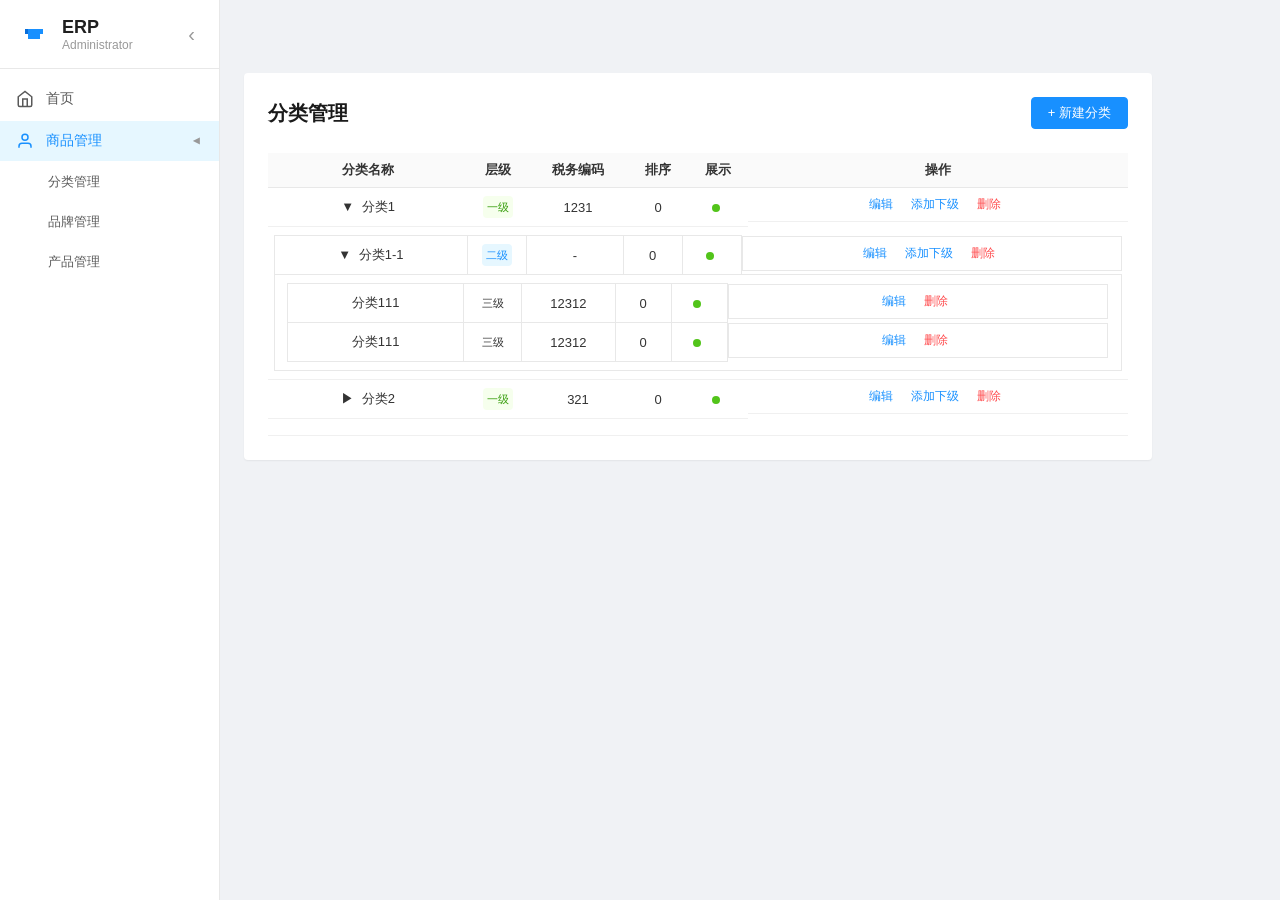
<file: ERP_前端预览/07_商品管理/index.html>
<!DOCTYPE html>
<html lang="zh-CN">
<head>
    <meta charset="UTF-8">
    <meta name="viewport" content="width=device-width, initial-scale=1.0">
    <title>ERP需求预览 - 商品管理</title>
    <link rel="stylesheet" href="../common/common.css">
    <style>
        .tree-indent { margin-left: 20px; }
        .expand-icon { cursor: pointer; margin-right: 4px; }
        .tag-success { background: #f6ffed; color: #389e0d; border-color: #b7eb8f; }
        .tag-danger { background: #fff2f0; color: #ff4d4f; border-color: #ffccc7; }
        .tag-primary { background: #e6f7ff; color: #1890ff; border-color: #91d5ff; }
        .status-dot { width: 8px; height: 8px; border-radius: 50%; display: inline-block; margin-right: 4px; }
        .status-dot.on { background: #52c41a; }
        .status-dot.off { background: #d9d9d9; }
        .logo-placeholder { width: 36px; height: 36px; border-radius: 50%; display: flex; align-items: center; justify-content: center; background: #1890ff; color: #fff; font-size: 14px; font-weight: bold; }
        
        .form-section {
            background: #fff;
            border-radius: 8px;
            padding: 24px;
            margin-bottom: 24px;
            box-shadow: 0 2px 8px rgba(0,0,0,0.06);
        }
        
        .form-section h3 {
            margin-bottom: 16px;
            font-size: 16px;
            color: #1a1a1a;
            border-bottom: 1px solid #f0f0f0;
            padding-bottom: 12px;
        }
        
        .form-row {
            display: flex;
            gap: 16px;
            margin-bottom: 16px;
            flex-wrap: wrap;
        }
        
        .form-item {
            display: flex;
            flex-direction: column;
            min-width: 200px;
        }
        
        .form-item label {
            margin-bottom: 4px;
            font-size: 13px;
            color: #666;
        }
        
        .form-item input, .form-item select, .form-item textarea {
            padding: 8px 12px;
            border: 1px solid #d9d9d9;
            border-radius: 4px;
            font-size: 13px;
        }
        
        .form-item textarea {
            resize: vertical;
            min-height: 80px;
        }
        
        .page-header {
            display: flex;
            justify-content: space-between;
            align-items: center;
            margin-bottom: 24px;
        }
        
        .page-header h2 {
            font-size: 20px;
            color: #1a1a1a;
        }
        
        .search-bar {
            display: flex;
            gap: 16px;
            align-items: center;
            flex-wrap: wrap;
            margin-bottom: 16px;
            padding: 16px;
            background: #fff;
            border-radius: 8px;
            box-shadow: 0 2px 8px rgba(0,0,0,0.06);
        }
        
        .search-item {
            display: flex;
            flex-direction: column;
        }
        
        .search-item label {
            font-size: 12px;
            color: #666;
            margin-bottom: 4px;
        }
        
        .search-item input, .search-item select {
            padding: 6px 12px;
            border: 1px solid #d9d9d9;
            border-radius: 4px;
            font-size: 13px;
        }
        
        .search-actions {
            display: flex;
            gap: 8px;
        }

        .spec-table {
            margin-top: 12px;
            border: 1px solid #e8e8e8;
            border-radius: 4px;
        }

        .spec-table th, .spec-table td {
            padding: 8px 12px;
            text-align: left;
            border-bottom: 1px solid #e8e8e8;
        }

        .spec-table th {
            background: #fafafa;
            font-weight: 500;
            font-size: 13px;
        }

        .add-spec-btn {
            margin-top: 12px;
            padding: 6px 12px;
            background: #1890ff;
            color: #fff;
            border: none;
            border-radius: 4px;
            cursor: pointer;
            font-size: 13px;
        }

        .add-spec-btn:hover {
            background: #40a9ff;
        }

        .remove-spec-btn {
            color: #ff4d4f;
            cursor: pointer;
            font-size: 12px;
        }
    </style>
</head>
<body onload="showModule('category-list')">
    <div class="layout">
        <nav class="sidebar">
            <div class="sidebar-header">
                <div class="logo-section">
                    <div class="logo-icon">
                        <svg width="24" height="24" viewBox="0 0 24 24" fill="none">
                            <path d="M3 12V7H21V12H18V17H6V12H3Z" fill="#1890ff"/>
                            <path d="M6 12V7H3V12H6Z" fill="#096dd9"/>
                        </svg>
                    </div>
                    <div class="logo-text">
                        <span class="logo-title">ERP</span>
                        <span class="logo-subtitle">Administrator</span>
                    </div>
                </div>
                <button class="sidebar-toggle" onclick="toggleSidebar()">‹</button>
            </div>
            <ul class="menu">
                <li><a href="../index.html">
                    <span class="menu-icon">
                        <svg width="18" height="18" viewBox="0 0 24 24" fill="none" stroke="currentColor" stroke-width="2">
                            <path d="M3 9l9-7 9 7v11a2 2 0 0 1-2 2H5a2 2 0 0 1-2-2z"></path>
                            <polyline points="9 22 9 12 15 12 15 22"></polyline>
                        </svg>
                    </span>
                    <span class="menu-text">首页</span>
                </a></li>
                <li class="menu-group expanded">
                    <a href="#category-list" onclick="toggleMenuGroup(this)">
                        <span class="menu-icon">
                            <svg width="18" height="18" viewBox="0 0 24 24" fill="none" stroke="currentColor" stroke-width="2">
                                <path d="M20 21v-2a4 4 0 0 0-4-4H8a4 4 0 0 0-4 4v2"></path>
                                <circle cx="12" cy="7" r="4"></circle>
                            </svg>
                        </span>
                        <span class="menu-text">商品管理</span>
                        <span class="menu-arrow">▼</span>
                    </a>
                    <ul class="submenu">
                        <li><a href="#category-list" class="active" onclick="showModule('category-list')">分类管理</a></li>
                        <li><a href="#brand-list" onclick="showModule('brand-list')">品牌管理</a></li>
                        <li><a href="#product-list" onclick="showModule('product-list')">产品管理</a></li>
                    </ul>
                </li>
            </ul>
        </nav>
        
        <main>
            <header class="top-bar">
                <div class="top-left">
                    <button class="sidebar-toggle" onclick="toggleSidebar()">☰</button>
                    <span class="breadcrumb" id="breadcrumb">商品管理 > 分类管理</span>
                </div>
                <div class="top-right">
                    <div class="user-info">
                        <span>系统管理员</span>
                        <span class="avatar">SA</span>
                    </div>
                </div>
            </header>
            
            <div class="content">
                <section id="category-list" class="module">
                    <div class="page-header">
                        <h2>分类管理</h2>
                        <button class="btn btn-primary" onclick="showModule('category-create')">+ 新建分类</button>
                    </div>
                    
                    <div class="table-wrapper">
                        <table>
                            <thead>
                                <tr>
                                    <th style="width:200px">分类名称</th>
                                    <th style="width:60px">层级</th>
                                    <th style="width:100px">税务编码</th>
                                    <th style="width:60px">排序</th>
                                    <th style="width:60px">展示</th>
                                    <th style="width:150px">操作</th>
                                </tr>
                            </thead>
                            <tbody>
                                <tr>
                                    <td>
                                        <span class="expand-icon" onclick="toggleExpand('cat1')">▼</span>
                                        <span>分类1</span>
                                    </td>
                                    <td><span class="tag tag-success">一级</span></td>
                                    <td>1231</td>
                                    <td>0</td>
                                    <td><span class="status-dot on"></span></td>
                                    <td class="actions">
                                        <a class="action-link" onclick="showModule('category-edit')">编辑</a>
                                        <a class="action-link" onclick="showModule('category-create-child')">添加下级</a>
                                        <a class="action-link danger" onclick="confirmDelete('分类')">删除</a>
                                    </td>
                                </tr>
                                <tr id="expand-cat1" class="">
                                    <td colspan="6" class="tree-indent">
                                        <table class="sub-table" style="width:100%;">
                                            <tbody>
                                                <tr>
                                                    <td style="width:200px">
                                                        <span class="expand-icon" onclick="toggleExpand('cat1-1')">▼</span>
                                                        <span>分类1-1</span>
                                                    </td>
                                                    <td style="width:60px"><span class="tag tag-primary">二级</span></td>
                                                    <td style="width:100px">-</td>
                                                    <td style="width:60px">0</td>
                                                    <td style="width:60px"><span class="status-dot on"></span></td>
                                                    <td style="width:150px" class="actions">
                                                        <a class="action-link" onclick="showModule('category-edit')">编辑</a>
                                                        <a class="action-link" onclick="showModule('category-create-child')">添加下级</a>
                                                        <a class="action-link danger" onclick="confirmDelete('分类')">删除</a>
                                                    </td>
                                                </tr>
                                                <tr id="expand-cat1-1" class="">
                                                    <td colspan="6" class="tree-indent">
                                                        <table class="sub-table" style="width:100%;">
                                                            <tbody>
                                                                <tr>
                                                                    <td style="width:200px"><span>分类111</span></td>
                                                                    <td style="width:60px"><span class="tag">三级</span></td>
                                                                    <td style="width:100px">12312</td>
                                                                    <td style="width:60px">0</td>
                                                                    <td style="width:60px"><span class="status-dot on"></span></td>
                                                                    <td style="width:150px" class="actions">
                                                                        <a class="action-link" onclick="showModule('category-edit')">编辑</a>
                                                                        <a class="action-link danger" onclick="confirmDelete('分类')">删除</a>
                                                                    </td>
                                                                </tr>
                                                                <tr>
                                                                    <td style="width:200px"><span>分类111</span></td>
                                                                    <td style="width:60px"><span class="tag">三级</span></td>
                                                                    <td style="width:100px">12312</td>
                                                                    <td style="width:60px">0</td>
                                                                    <td style="width:60px"><span class="status-dot on"></span></td>
                                                                    <td style="width:150px" class="actions">
                                                                        <a class="action-link" onclick="showModule('category-edit')">编辑</a>
                                                                        <a class="action-link danger" onclick="confirmDelete('分类')">删除</a>
                                                                    </td>
                                                                </tr>
                                                            </tbody>
                                                        </table>
                                                    </td>
                                                </tr>
                                            </tbody>
                                        </table>
                                    </td>
                                </tr>
                                <tr>
                                    <td>
                                        <span class="expand-icon" onclick="toggleExpand('cat2')">▶</span>
                                        <span>分类2</span>
                                    </td>
                                    <td><span class="tag tag-success">一级</span></td>
                                    <td>321</td>
                                    <td>0</td>
                                    <td><span class="status-dot on"></span></td>
                                    <td class="actions">
                                        <a class="action-link" onclick="showModule('category-edit')">编辑</a>
                                        <a class="action-link" onclick="showModule('category-create-child')">添加下级</a>
                                        <a class="action-link danger" onclick="confirmDelete('分类')">删除</a>
                                    </td>
                                </tr>
                                <tr id="expand-cat2" class="hidden">
                                    <td colspan="6" class="tree-indent"></td>
                                </tr>
                            </tbody>
                        </table>
                    </div>
                </section>

                <section id="brand-list" class="module hidden">
                    <div class="page-header">
                        <h2>品牌管理</h2>
                        <button class="btn btn-primary" onclick="showModule('brand-create')">+ 新建品牌</button>
                    </div>
                    
                    <div class="search-bar">
                        <div class="search-item" style="flex:1;min-width:200px;">
                            <label>搜索品牌名称</label>
                            <input type="text" placeholder="搜索品牌名称..." style="width:100%">
                        </div>
                        <div class="search-item">
                            <label>状态</label>
                            <select>
                                <option value="">全部状态</option>
                                <option>启用</option>
                                <option>停用</option>
                            </select>
                        </div>
                        <div class="search-actions">
                            <button class="btn btn-primary">搜索</button>
                            <button class="btn">重置</button>
                        </div>
                    </div>
                    
                    <div class="table-wrapper">
                        <table>
                            <thead>
                                <tr>
                                    <th style="width:80px">Logo</th>
                                    <th style="width:200px">品牌名称</th>
                                    <th style="width:120px">采购人员</th>
                                    <th style="width:100px">默认运费</th>
                                    <th style="width:100px">商品数量</th>
                                    <th style="width:200px">操作</th>
                                </tr>
                            </thead>
                            <tbody>
                                <tr>
                                    <td><div class="logo-placeholder">运</div></td>
                                    <td>运费测试品牌B_9980</td>
                                    <td>-</td>
                                    <td class="amount">¥30.00</td>
                                    <td>0</td>
                                    <td class="actions">
                                        <a class="action-link" onclick="showModule('brand-edit')">编辑</a>
                                        <a class="action-link" onclick="toggleBrandStatus()">停用</a>
                                        <a class="action-link danger" onclick="confirmDelete('品牌')">删除</a>
                                    </td>
                                </tr>
                                <tr>
                                    <td><div class="logo-placeholder">运</div></td>
                                    <td>运费测试品牌A_8272</td>
                                    <td>-</td>
                                    <td class="amount">¥80.00</td>
                                    <td>0</td>
                                    <td class="actions">
                                        <a class="action-link" onclick="showModule('brand-edit')">编辑</a>
                                        <a class="action-link" onclick="toggleBrandStatus()">停用</a>
                                        <a class="action-link danger" onclick="confirmDelete('品牌')">删除</a>
                                    </td>
                                </tr>
                                <tr>
                                    <td><div class="logo-placeholder">折</div></td>
                                    <td>折扣测试品牌</td>
                                    <td>-</td>
                                    <td class="amount">-</td>
                                    <td>0</td>
                                    <td class="actions">
                                        <a class="action-link" onclick="showModule('brand-edit')">编辑</a>
                                        <a class="action-link" onclick="toggleBrandStatus()">停用</a>
                                        <a class="action-link danger" onclick="confirmDelete('品牌')">删除</a>
                                    </td>
                                </tr>
                                <tr>
                                    <td><div class="logo-placeholder">碧</div></td>
                                    <td>碧云天</td>
                                    <td>-</td>
                                    <td class="amount">¥10.00</td>
                                    <td>0</td>
                                    <td class="actions">
                                        <a class="action-link" onclick="showModule('brand-edit')">编辑</a>
                                        <a class="action-link" onclick="toggleBrandStatus()">停用</a>
                                        <a class="action-link danger" onclick="confirmDelete('品牌')">删除</a>
                                    </td>
                                </tr>
                            </tbody>
                        </table>
                    </div>
                </section>

                <section id="product-list" class="module hidden">
                    <div class="page-header">
                        <h2>产品管理</h2>
                        <div style="display:flex;gap:12px;">
                            <button class="btn" id="uploadBtnProduct" onclick="showModule('product-upload')">📥 批量上传</button>
                            <button class="btn btn-primary" onclick="showModule('product-create')">+ 新建产品</button>
                        </div>
                    </div>
                    
                    <div class="search-bar">
                        <div class="search-item" style="flex:1;min-width:200px;">
                            <label>搜索产品名称、编号</label>
                            <input type="text" placeholder="搜索产品名称、编号..." style="width:100%">
                        </div>
                        <div class="search-item">
                            <label>品牌</label>
                            <select>
                                <option value="">全部品牌</option>
                                <option>运费测试品牌A</option>
                                <option>运费测试品牌B</option>
                                <option>碧云天</option>
                            </select>
                        </div>
                        <div class="search-item">
                            <label>分类</label>
                            <select>
                                <option value="">全部分类</option>
                                <option>分类1</option>
                                <option>分类2</option>
                                <option>分类1-1</option>
                            </select>
                        </div>
                        <div class="search-item">
                            <label>是否有库存</label>
                            <select>
                                <option value="" selected>全部</option>
                                <option value="yes">是</option>
                                <option value="no">否</option>
                            </select>
                        </div>
                        <div class="search-actions">
                            <button class="btn btn-primary">搜索</button>
                            <button class="btn">重置</button>
                        </div>
                    </div>
                    
                    <div class="table-wrapper">
                        <table>
                            <thead>
                                <tr>
                                    <th style="width:60px">序号</th>
                                    <th style="width:150px">产品编号</th>
                                    <th style="width:200px">产品名称</th>
                                    <th style="width:100px">品牌</th>
                                    <th style="width:100px">分类</th>
                                    <th style="width:60px">产品状态</th>
                                    <th style="width:100px">目录价格</th>
                                    <th style="width:150px">操作</th>
                                </tr>
                            </thead>
                            <tbody>
                                <tr>
                                    <td>1</td>
                                    <td>
                                        <span class="expand-icon" onclick="toggleExpand('prod1')">▼</span>
                                        PROD202605251271852
                                    </td>
                                    <td>运费测试商品B_5695</td>
                                    <td>运费测试品牌B_4357</td>
                                    <td>运费测试分类_3095</td>
                                    <td><span class="tag tag-success">在售</span></td>
                                    <td class="amount">200</td>
                                    <td class="actions">
                                        <a class="action-link" onclick="showModule('product-edit')">编辑</a>
                                        <a class="action-link" id="btn-cancel-prod1" onclick="confirmCancel('产品')">作废</a>
                                        <a class="action-link danger" id="btn-delete-prod1" onclick="confirmDelete('产品')">删除</a>
                                    </td>
                                </tr>
                                <tr id="expand-prod1">
                                    <td colspan="12">
                                        <div style="padding:16px;background:#fafafa;">
                                            <h4 style="margin-bottom:12px;">规格列表</h4>
                                            <table class="spec-table" style="width:100%;">
                                                <thead>
                                                    <tr>
                                                        <th style="width:120px">规格编号</th>
                                                        <th style="width:150px">包装</th>
                                                        <th style="width:80px">包装单位</th>
                                                        <th style="width:100px">目录价格</th>
                                                        <th style="width:120px">库存</th>
                                                        <th style="width:60px">操作</th>
                                                    </tr>
                                                </thead>
                                                <tbody>
                                                    <tr id="spec-prod1-1">
                                                        <td>PROD202605251271852-标准规格</td>
                                                        <td>标准规格</td>
                                                        <td>瓶</td>
                                                        <td class="amount">¥200.00</td>
                                                        <td>
                                                            <div style="font-size:12px;line-height:1.4;">
                                                                库存a：5<br/>
                                                                库存b：2
                                                            </div>
                                                        </td>
                                                        <td>
                                                            <a class="action-link danger" onclick="confirmDeleteSpec('规格', 'spec-prod1-1')">删除</a>
                                                        </td>
                                                    </tr>
                                                </tbody>
                                            </table>
                                        </div>
                                    </td>
                                </tr>
                                <tr>
                                    <td>2</td>
                                    <td>
                                        <span class="expand-icon" onclick="toggleExpand('prod2')">▼</span>
                                        PROD202605251608025
                                    </td>
                                    <td>运费测试商品A_6007</td>
                                    <td>运费测试品牌A_8105</td>
                                    <td>运费测试分类_3095</td>
                                    <td><span class="tag tag-success">在售</span></td>
                                    <td class="amount">100</td>
                                    <td class="actions">
                                        <a class="action-link" onclick="showModule('product-edit')">编辑</a>
                                        <a class="action-link" id="btn-cancel-prod2" onclick="confirmCancel('产品')">作废</a>
                                        <a class="action-link danger" id="btn-delete-prod2" onclick="confirmDelete('产品')">删除</a>
                                    </td>
                                </tr>
                                <tr id="expand-prod2">
                                    <td colspan="12">
                                        <div style="padding:16px;background:#fafafa;">
                                            <h4 style="margin-bottom:12px;">规格列表</h4>
                                            <table class="spec-table" style="width:100%;">
                                                <thead>
                                                    <tr>
                                                        <th style="width:120px">规格编号</th>
                                                        <th style="width:150px">包装</th>
                                                        <th style="width:80px">包装单位</th>
                                                        <th style="width:100px">目录价格</th>
                                                        <th style="width:120px">库存</th>
                                                        <th style="width:60px">操作</th>
                                                    </tr>
                                                </thead>
                                                <tbody>
                                                    <tr id="spec-prod2-1">
                                                        <td>PROD202605251608025-标准规格</td>
                                                        <td>标准规格</td>
                                                        <td>盒</td>
                                                        <td class="amount">¥100.00</td>
                                                        <td>
                                                            <div style="font-size:12px;line-height:1.4;">
                                                                库存a：10<br/>
                                                                库存b：5
                                                            </div>
                                                        </td>
                                                        <td>
                                                            <a class="action-link danger" onclick="confirmDeleteSpec('规格', 'spec-prod2-1')">删除</a>
                                                        </td>
                                                    </tr>
                                                </tbody>
                                            </table>
                                        </div>
                                    </td>
                                </tr>
                                <tr>
                                    <td>3</td>
                                    <td>
                                        <span class="expand-icon" onclick="toggleExpand('prod3')">▼</span>
                                        PROD202605241292596
                                    </td>
                                    <td>测试库存商品</td>
                                    <td>测试库存品牌</td>
                                    <td>测试库存分类</td>
                                    <td><span class="tag tag-success">在售</span></td>
                                    <td class="amount">88</td>
                                    <td class="actions">
                                        <a class="action-link" onclick="showModule('product-edit')">编辑</a>
                                        <a class="action-link" id="btn-cancel-prod3" onclick="confirmCancel('产品')">作废</a>
                                        <a class="action-link danger" id="btn-delete-prod3" onclick="confirmDelete('产品')">删除</a>
                                    </td>
                                </tr>
                                <tr id="expand-prod3">
                                    <td colspan="12">
                                        <div style="padding:16px;background:#fafafa;">
                                            <h4 style="margin-bottom:12px;">规格列表</h4>
                                            <table class="spec-table" style="width:100%;">
                                                <thead>
                                                    <tr>
                                                        <th style="width:120px">规格编号</th>
                                                        <th style="width:150px">包装</th>
                                                        <th style="width:80px">包装单位</th>
                                                        <th style="width:100px">目录价格</th>
                                                        <th style="width:120px">库存</th>
                                                        <th style="width:60px">操作</th>
                                                    </tr>
                                                </thead>
                                                <tbody>
                                                    <tr id="spec-prod3-1">
                                                        <td>PROD202605241292596-500g规格</td>
                                                        <td>500g规格</td>
                                                        <td>袋</td>
                                                        <td class="amount">¥88.00</td>
                                                        <td>
                                                            <div style="font-size:12px;line-height:1.4;">
                                                                库存a：3<br/>
                                                                库存b：1
                                                            </div>
                                                        </td>
                                                        <td>
                                                            <a class="action-link danger" onclick="confirmDeleteSpec('规格', 'spec-prod3-1')">删除</a>
                                                        </td>
                                                    </tr>
                                                </tbody>
                                            </table>
                                        </div>
                                    </td>
                                </tr>
                            </tbody>
                        </table>
                    </div>
                    
                    <div class="pagination">
                        <div class="page-info">共 10 条记录，当前第 1 页</div>
                        <div class="page-btns">
                            <button class="btn btn-sm" disabled>上一页</button>
                            <button class="btn btn-sm active">1</button>
                            <button class="btn btn-sm">下一页</button>
                        </div>
                    </div>
                </section>

                <section id="category-create" class="module hidden">
                    <div class="page-header">
                        <h2>新建分类</h2>
                        <button class="btn" onclick="showModule('category-list')">取消</button>
                    </div>
                    <div class="form-section">
                        <h3>分类信息</h3>
                        <div class="form-row">
                            <div class="form-item">
                                <label><span class="required">*</span> 分类名称</label>
                                <input type="text" placeholder="请输入分类名称">
                            </div>
                            <div class="form-item">
                                <label>税务编码</label>
                                <input type="text" placeholder="请输入税务编码">
                            </div>
                            <div class="form-item">
                                <label>排序</label>
                                <input type="number" value="0">
                            </div>
                        </div>
                        <div class="form-row">
                            <div class="form-item">
                                <label>展示</label>
                                <div style="display:flex;align-items:center;gap:8px;">
                                    <label><input type="radio" name="display" value="1" checked> 是</label>
                                    <label><input type="radio" name="display" value="0"> 否</label>
                                </div>
                            </div>
                        </div>
                    </div>
                    <div class="form-actions">
                        <button class="btn" onclick="showModule('category-list')">取消</button>
                        <button class="btn btn-primary" onclick="saveCategory()">保存</button>
                    </div>
                </section>

                <section id="category-create-child" class="module hidden">
                    <div class="page-header">
                        <h2>添加下级分类</h2>
                        <button class="btn" onclick="showModule('category-list')">取消</button>
                    </div>
                    <div class="form-section">
                        <h3>子分类信息</h3>
                        <div class="form-row">
                            <div class="form-item">
                                <label>上级分类</label>
                                <input type="text" value="分类1-1" readonly style="background:#f5f5f5;">
                            </div>
                        </div>
                        <div class="form-row">
                            <div class="form-item">
                                <label><span class="required">*</span> 分类名称</label>
                                <input type="text" placeholder="请输入子分类名称">
                            </div>
                            <div class="form-item">
                                <label>税务编码</label>
                                <input type="text" placeholder="请输入税务编码">
                            </div>
                            <div class="form-item">
                                <label>排序</label>
                                <input type="number" value="0">
                            </div>
                        </div>
                    </div>
                    <div class="form-actions">
                        <button class="btn" onclick="showModule('category-list')">取消</button>
                        <button class="btn btn-primary" onclick="saveCategory()">保存</button>
                    </div>
                </section>

                <section id="category-edit" class="module hidden">
                    <div class="page-header">
                        <h2>编辑分类</h2>
                        <button class="btn" onclick="showModule('category-list')">取消</button>
                    </div>
                    <div class="form-section">
                        <h3>分类信息</h3>
                        <div class="form-row">
                            <div class="form-item">
                                <label><span class="required">*</span> 分类名称</label>
                                <input type="text" value="分类1">
                            </div>
                            <div class="form-item">
                                <label>税务编码</label>
                                <input type="text" value="1231">
                            </div>
                            <div class="form-item">
                                <label>排序</label>
                                <input type="number" value="0">
                            </div>
                        </div>
                        <div class="form-row">
                            <div class="form-item">
                                <label>展示</label>
                                <div style="display:flex;align-items:center;gap:8px;">
                                    <label><input type="radio" name="display-edit" value="1" checked> 是</label>
                                    <label><input type="radio" name="display-edit" value="0"> 否</label>
                                </div>
                            </div>
                        </div>
                    </div>
                    <div class="form-actions">
                        <button class="btn" onclick="showModule('category-list')">取消</button>
                        <button class="btn btn-primary" onclick="saveCategory()">保存</button>
                    </div>
                </section>

                <section id="brand-create" class="module hidden">
                    <div class="page-header">
                        <h2>新建品牌</h2>
                        <button class="btn" onclick="showModule('brand-list')">取消</button>
                    </div>
                    <div class="form-section">
                        <h3>品牌信息</h3>
                        <div class="form-row">
                            <div class="form-item">
                                <label><span class="required">*</span> 品牌名称</label>
                                <input type="text" placeholder="请输入品牌名称">
                            </div>
                            <div class="form-item">
                                <label>Logo</label>
                                <input type="file" accept="image/*">
                            </div>
                        </div>
                        <div class="form-row">
                            <div class="form-item">
                                <label>描述</label>
                                <textarea placeholder="请输入品牌描述"></textarea>
                            </div>
                        </div>
                        <div class="form-row">
                            <div class="form-item">
                                <label>采购人员</label>
                                <select>
                                    <option value="">请选择采购人员</option>
                                    <option>张三</option>
                                    <option>李四</option>
                                </select>
                            </div>
                            <div class="form-item">
                                <label>默认运费</label>
                                <input type="number" value="0.00" step="0.01">
                            </div>
                        </div>
                    </div>
                    <div class="form-actions">
                        <button class="btn" onclick="showModule('brand-list')">取消</button>
                        <button class="btn btn-primary" onclick="saveBrand()">保存</button>
                    </div>
                </section>

                <section id="brand-edit" class="module hidden">
                    <div class="page-header">
                        <h2>编辑品牌</h2>
                        <button class="btn" onclick="showModule('brand-list')">取消</button>
                    </div>
                    <div class="form-section">
                        <h3>品牌信息</h3>
                        <div class="form-row">
                            <div class="form-item">
                                <label><span class="required">*</span> 品牌名称</label>
                                <input type="text" value="运费测试品牌B_9980">
                            </div>
                            <div class="form-item">
                                <label>Logo</label>
                                <input type="file" accept="image/*">
                            </div>
                        </div>
                        <div class="form-row">
                            <div class="form-item">
                                <label>描述</label>
                                <textarea>测试品牌B</textarea>
                            </div>
                        </div>
                        <div class="form-row">
                            <div class="form-item">
                                <label>采购人员</label>
                                <select>
                                    <option value="" selected>-</option>
                                    <option>张三</option>
                                    <option>李四</option>
                                </select>
                            </div>
                            <div class="form-item">
                                <label>默认运费</label>
                                <input type="number" value="30.00" step="0.01">
                            </div>
                        </div>
                    </div>
                    <div class="form-actions">
                        <button class="btn" onclick="showModule('brand-list')">取消</button>
                        <button class="btn btn-primary" onclick="saveBrand()">保存</button>
                    </div>
                </section>

                <section id="product-create" class="module hidden">
                    <div class="page-header">
                        <h2>新建产品</h2>
                        <button class="btn" onclick="showModule('product-list')">取消</button>
                    </div>
                    <div class="form-section">
                        <h3>产品信息</h3>
                        <div class="form-row">
                            <div class="form-item">
                                <label><span class="required">*</span> 产品编号</label>
                                <input type="text" id="productCodeCreate" placeholder="请输入产品编号" onchange="updateSpecCode()">
                            </div>
                            <div class="form-item">
                                <label><span class="required">*</span> 产品名称</label>
                                <input type="text" id="productNameCreate" placeholder="请输入产品名称" onchange="updateSpecInfo()">
                            </div>
                        </div>
                        <div class="form-row">
                            <div class="form-item">
                                <label><span class="required">*</span> 品牌</label>
                                <div style="display:flex;gap:8px;">
                                    <select id="brandSelectCreate" style="flex:1;" onchange="onBrandChange(this)">
                                        <option value="">请选择品牌</option>
                                        <option value="brandA" data-logo="运">运费测试品牌A</option>
                                        <option value="brandB" data-logo="运">运费测试品牌B</option>
                                        <option value="brandC" data-logo="碧">碧云天</option>
                                    </select>
                                    <button class="btn" onclick="showQuickAddBrand()" title="快速新增品牌">+</button>
                                </div>
                            </div>
                            <div class="form-item">
                                <label><span class="required">*</span> 分类</label>
                                <select id="categorySelectCreate" onchange="onCategoryChange(this)">
                                    <option value="">请选择分类</option>
                                    <option value="cat1" data-taxcode="10101010100">分类1</option>
                                    <option value="cat2" data-taxcode="10102010100">分类2</option>
                                    <option value="cat3" data-taxcode="10103010100">分类1-1</option>
                                </select>
                            </div>
                            <div class="form-item">
                                <label>税务编码</label>
                                <input type="text" id="taxCodeCreate" placeholder="选择分类后自动填充" readonly>
                            </div>
                            <div class="form-item">
                                <label>产品图片</label>
                                <div id="productImagePreview" style="display:flex;align-items:center;gap:8px;">
                                    <div id="brandLogoPreview" class="logo-placeholder" style="width:40px;height:40px;display:none;"></div>
                                    <input type="file" accept="image/*">
                                </div>
                            </div>
                        </div>
                    </div>

                    <div class="form-section">
                        <h3>规格信息</h3>
                        <table class="spec-table" id="specTableCreate" style="width:100%;">
                            <thead>
                                <tr>
                                    <th style="width:150px">规格编号</th>
                                    <th style="width:150px">包装</th>
                                    <th style="width:80px">包装单位</th>
                                    <th style="width:100px">目录价格</th>
                                    <th style="width:60px">操作</th>
                                </tr>
                            </thead>
                            <tbody>
                                <tr>
                                    <td><input type="text" id="specCodeCreate1" placeholder="自动生成" style="width:130px;" readonly></td>
                                    <td><input type="text" id="packageCreate1" placeholder="请输入包装" style="width:130px;" onchange="autoGenerateSpecCode('Create', 1)"></td>
                                    <td><input type="text" placeholder="包装单位" style="width:70px;"></td>
                                    <td><input type="number" value="0.00" step="0.01" style="width:80px;"></td>
                                    <td><span class="remove-spec-btn" onclick="removeSpecRow(this)">删除</span></td>
                                </tr>
                            </tbody>
                        </table>
                        <button class="add-spec-btn" onclick="addSpecRow('specTableCreate')">+ 添加规格</button>
                    </div>

                    <div class="form-actions">
                        <button class="btn" onclick="showModule('product-list')">取消</button>
                        <button class="btn btn-primary" onclick="saveProduct()">保存</button>
                    </div>
                </section>

                <section id="product-edit" class="module hidden">
                    <div class="page-header">
                        <h2>编辑产品</h2>
                        <button class="btn" onclick="showModule('product-list')">取消</button>
                    </div>
                    <div class="form-section">
                        <h3>产品信息</h3>
                        <div class="form-row">
                            <div class="form-item">
                                <label><span class="required">*</span> 产品编号</label>
                                <input type="text" id="productCodeEdit" value="PROD202605251271852" onchange="updateSpecCode()">
                            </div>
                            <div class="form-item">
                                <label><span class="required">*</span> 产品名称</label>
                                <input type="text" id="productNameEdit" value="运费测试商品B_5695" onchange="updateSpecInfo()">
                            </div>
                        </div>
                        <div class="form-row">
                            <div class="form-item">
                                <label><span class="required">*</span> 品牌</label>
                                <div style="display:flex;gap:8px;">
                                    <select id="brandSelectEdit" style="flex:1;">
                                        <option value="">请选择品牌</option>
                                        <option>运费测试品牌A</option>
                                        <option selected>运费测试品牌B_4357</option>
                                        <option>碧云天</option>
                                    </select>
                                    <button class="btn" onclick="showQuickAddBrand()" title="快速新增品牌">+</button>
                                </div>
                            </div>
                            <div class="form-item">
                                <label><span class="required">*</span> 分类</label>
                                <select id="categorySelectEdit">
                                    <option value="">请选择分类</option>
                                    <option>分类1</option>
                                    <option>分类2</option>
                                    <option selected>运费测试分类_3095</option>
                                </select>
                            </div>
                            <div class="form-item">
                                <label>产品图片</label>
                                <input type="file" accept="image/*">
                            </div>
                        </div>
                        <div class="form-row">
                            <div class="form-item">
                                <label><span class="required">*</span> 产品状态</label>
                                <select>
                                    <option value="1" selected>在售</option>
                                    <option value="0">下架</option>
                                </select>
                            </div>
                        </div>
                    </div>

                    <div class="form-section">
                        <h3>规格信息</h3>
                        <table class="spec-table" id="specTableEdit" style="width:100%;">
                            <thead>
                                <tr>
                                    <th style="width:150px">规格编号</th>
                                    <th style="width:150px">包装</th>
                                    <th style="width:80px">包装单位</th>
                                    <th style="width:100px">目录价格</th>
                                    <th style="width:60px">操作</th>
                                </tr>
                            </thead>
                            <tbody>
                                <tr>
                                    <td><input type="text" id="specCodeEdit1" value="PROD202605251271852-标准规格" style="width:130px;"></td>
                                    <td><input type="text" id="packageEdit1" value="标准规格" style="width:130px;" onchange="autoGenerateSpecCode('Edit', 1)"></td>
                                    <td><input type="text" value="瓶" style="width:70px;"></td>
                                    <td><input type="number" value="200.00" step="0.01" style="width:80px;"></td>
                                    <td><span class="remove-spec-btn" onclick="removeSpecRow(this)">删除</span></td>
                                </tr>
                            </tbody>
                        </table>
                        <button class="add-spec-btn" onclick="addSpecRow('specTableEdit')">+ 添加规格</button>
                    </div>

                    <div class="form-actions">
                        <button class="btn" onclick="showModule('product-list')">取消</button>
                        <button class="btn btn-primary" onclick="saveProduct()">保存</button>
                    </div>
                </section>

                <section id="product-upload" class="module hidden">
                    <div class="page-header">
                        <h2>批量上传商品</h2>
                        <button class="btn" onclick="showModule('product-list')">返回</button>
                    </div>

                    <div class="form-section">
                        <h3>下载模板</h3>
                        <div style="display:flex;gap:12px;align-items:center;">
                            <button class="btn btn-primary" onclick="downloadTemplate()">📄 下载导入模板</button>
                            <span style="color:#666;font-size:13px;">下载Excel模板，按格式填写商品信息后上传</span>
                        </div>
                    </div>

                    <div class="form-section">
                        <h3>上传文件</h3>
                        <div style="border:2px dashed #d9d9d9;border-radius:8px;padding:40px;text-align:center;cursor:pointer;" onclick="document.getElementById('uploadFile').click()" id="uploadArea">
                            <div style="font-size:48px;margin-bottom:12px;">📁</div>
                            <div style="color:#666;margin-bottom:8px;">点击或拖拽文件到此处上传</div>
                            <div style="color:#999;font-size:12px;">支持 .xlsx, .xls 格式</div>
                            <input type="file" id="uploadFile" accept=".xlsx,.xls" style="display:none;" onchange="handleFileSelect(event)">
                        </div>
                        <div id="fileInfo" style="margin-top:12px;display:none;">
                            <div style="display:flex;align-items:center;gap:8px;padding:12px;background:#f5f5f5;border-radius:4px;">
                                <span>📄</span>
                                <span id="fileName" style="flex:1;"></span>
                                <span class="action-link danger" onclick="removeFile()">删除</span>
                            </div>
                        </div>
                    </div>

                    <div class="form-section" id="previewSection" style="display:none;">
                        <h3>数据预览</h3>
                        <div style="overflow-x:auto;">
                            <table class="spec-table" style="width:100%;">
                                <thead>
                                    <tr>
                                        <th style="width:60px">行号</th>
                                        <th style="width:150px">产品编号</th>
                                        <th style="width:150px">产品名称</th>
                                        <th style="width:120px">产品分类</th>
                                        <th style="width:150px">税务编码</th>
                                        <th style="width:100px">品牌Logo</th>
                                        <th style="width:100px">产品图片</th>
                                        <th style="width:120px">规格编号</th>
                                        <th style="width:100px">品牌</th>
                                        <th style="width:100px">包装</th>
                                        <th style="width:100px">包装单位</th>
                                        <th style="width:100px">标签模板</th>
                                        <th style="width:100px">价格</th>
                                        <th style="width:80px">状态</th>
                                    </tr>
                                </thead>
                                <tbody id="previewTableBody">
                                </tbody>
                            </table>
                        </div>
                    </div>

                    <div class="form-section" id="errorSection" style="display:none;">
                        <h3>错误提示</h3>
                        <div id="errorList" style="color:#ff4d4f;">
                        </div>
                    </div>

                    <div class="form-actions">
                        <button class="btn" onclick="showModule('product-list')">取消</button>
                        <button class="btn btn-primary" id="uploadBtn" onclick="uploadProducts()" disabled>开始导入</button>
                    </div>
                </section>
            </div>
        </main>
    </div>

    <script src="../common/common.js"></script>
    <script>
        // 模拟当前用户角色
        const currentUserRole = 'admin'; // admin 或 user
        
        function toggleExpand(id) {
            const element = document.getElementById('expand-' + id);
            const icon = document.querySelector(`[onclick="toggleExpand('${id}')"]`);
            if (element) {
                element.classList.toggle('hidden');
                icon.textContent = element.classList.contains('hidden') ? '▶' : '▼';
            }
        }
        
        function confirmDelete(type) {
            if (confirm(`确定要删除该${type}吗？`)) {
                alert(`${type}删除成功`);
            }
        }
        
        function confirmCancel(type) {
            if (confirm(`确定要作废该${type}吗？`)) {
                alert(`${type}作废成功`);
            }
        }
        
        // 重写showModule函数，添加产品列表更新逻辑
        const originalShowModule = window.showModule;
        if (originalShowModule) {
            window.showModule = function(moduleId) {
                originalShowModule(moduleId);
                if (moduleId === 'product-list') {
                    setTimeout(() => {
                        initProductListUpdates();
                        initPagePermissions();
                    }, 50);
                }
            };
        }
        
        // 初始化页面权限控制
        function initPagePermissions() {
            // 控制批量上传按钮显示
            const uploadBtn = document.getElementById('uploadBtnProduct');
            if (uploadBtn) {
                uploadBtn.style.display = currentUserRole === 'admin' ? 'inline-block' : 'none';
            }
            
            // 控制复制、作废和删除按钮显示
            for (let i = 1; i <= 3; i++) {
                const copyBtn = document.getElementById(`btn-copy-prod${i}`);
                const cancelBtn = document.getElementById(`btn-cancel-prod${i}`);
                const deleteBtn = document.getElementById(`btn-delete-prod${i}`);
                const specDeleteBtn = document.getElementById(`btn-delete-spec-prod${i}-1`);
                
                if (currentUserRole !== 'admin') {
                    if (copyBtn) copyBtn.style.display = 'none';
                    if (cancelBtn) cancelBtn.style.display = 'none';
                    if (deleteBtn) deleteBtn.style.display = 'none';
                    if (specDeleteBtn) specDeleteBtn.style.display = 'none';
                }
            }
        }
        
        // 复制产品功能
        function copyProduct(prodId) {
            // 模拟从产品列表获取数据
            const productData = {
                'prod1': {
                    code: 'PROD202605251271852',
                    name: '运费测试商品B_5695',
                    brand: '运费测试品牌B_4357',
                    category: '运费测试分类_3095',
                    specs: [
                        { code: 'PROD202605251271852-标准规格', package: '标准规格', unit: '瓶', price: 200 }
                    ]
                },
                'prod2': {
                    code: 'PROD202605251608025',
                    name: '运费测试商品A_6007',
                    brand: '运费测试品牌A_8105',
                    category: '运费测试分类_3095',
                    specs: [
                        { code: 'PROD202605251608025-标准规格', package: '标准规格', unit: '盒', price: 100 }
                    ]
                },
                'prod3': {
                    code: 'PROD202605241292596',
                    name: '测试库存商品',
                    brand: '测试库存品牌',
                    category: '测试库存分类',
                    specs: [
                        { code: 'PROD202605241292596-500g规格', package: '500g规格', unit: '袋', price: 88 }
                    ]
                }
            };
            
            const data = productData[prodId];
            if (data) {
                // 跳转到新建产品页面并填入数据
                showModule('product-create');
                
                // 延迟执行，确保页面元素加载完成
                setTimeout(() => {
                    const productCodeInput = document.getElementById('productCodeCreate');
                    const productNameInput = document.getElementById('productNameCreate');
                    const brandSelect = document.getElementById('brandSelectCreate');
                    const categorySelect = document.getElementById('categorySelectCreate');
                    
                    if (productCodeInput) productCodeInput.value = data.code + '_copy';
                    if (productNameInput) productNameInput.value = data.name + '(复制)';
                    if (brandSelect) {
                        for (let opt of brandSelect.options) {
                            if (opt.text === data.brand) {
                                opt.selected = true;
                                break;
                            }
                        }
                    }
                    if (categorySelect) {
                        for (let opt of categorySelect.options) {
                            if (opt.text === data.category) {
                                opt.selected = true;
                                break;
                            }
                        }
                    }
                    
                    // 填充规格信息
                    const specTable = document.getElementById('specTableCreate');
                    if (specTable && data.specs.length > 0) {
                        const tbody = specTable.querySelector('tbody');
                        tbody.innerHTML = '';
                        
                        data.specs.forEach((spec, index) => {
                            const rowCount = index + 1;
                            const newRow = document.createElement('tr');
                            newRow.innerHTML = `
                                <td><input type="text" id="specCodeCreate${rowCount}" value="${spec.code}_copy" style="width:130px;" readonly></td>
                                <td><input type="text" id="packageCreate${rowCount}" value="${spec.package}" style="width:130px;" onchange="autoGenerateSpecCode('Create', ${rowCount})"></td>
                                <td><input type="text" value="${spec.unit}" style="width:70px;"></td>
                                <td><input type="number" value="${spec.price}" step="0.01" style="width:80px;"></td>
                                <td><span class="remove-spec-btn" onclick="removeSpecRow(this)">删除</span></td>
                            `;
                            tbody.appendChild(newRow);
                        });
                    }
                }, 100);
            }
        }
        
        // 监听产品列表菜单点击
        const productMenuItems = document.querySelectorAll('.submenu a[href="#product-list"]');
        productMenuItems.forEach(function(item) {
            item.addEventListener('click', function() {
                setTimeout(function() {
                    initPagePermissions();
                }, 50);
            });
        });
        
        function toggleBrandStatus() {
            alert('品牌状态已切换');
        }
        
        function saveCategory() {
            alert('分类保存成功');
            showModule('category-list');
        }
        
        function saveBrand() {
            alert('品牌保存成功');
            showModule('brand-list');
        }
        
        function saveProduct() {
            alert('产品保存成功');
            showModule('product-list');
        }
        
        function addSpecRow(tableId) {
            const table = document.getElementById(tableId);
            const tbody = table.querySelector('tbody');
            const rowCount = tbody.children.length + 1;
            const suffix = tableId.replace('specTable', '');
            
            const productCode = document.getElementById(`productCode${suffix}`)?.value || '';
            
            const newRow = document.createElement('tr');
            newRow.innerHTML = `
                <td><input type="text" id="specCode${suffix}${rowCount}" placeholder="自动生成" style="width:130px;" readonly></td>
                <td><input type="text" id="package${suffix}${rowCount}" placeholder="请输入包装" style="width:130px;" onchange="autoGenerateSpecCode('${suffix}', ${rowCount})"></td>
                <td><input type="text" placeholder="包装单位" style="width:70px;"></td>
                <td><input type="number" value="0.00" step="0.01" style="width:80px;"></td>
                <td><span class="remove-spec-btn" onclick="removeSpecRow(this)">删除</span></td>
            `;
            tbody.appendChild(newRow);
        }
        
        function removeSpecRow(element) {
            const row = element.closest('tr');
            const tbody = row.parentElement;
            if (tbody.children.length > 1) {
                row.remove();
            } else {
                alert('至少需要保留一条规格记录');
            }
        }
        
        function confirmDeleteSpec(type, specId) {
            if (confirm(`确定要删除该${type}吗？`)) {
                const row = document.getElementById(specId);
                if (row) {
                    row.remove();
                }
                alert(`${type}删除成功`);
            }
        }
        
        function autoGenerateSpecCode(suffix, rowNum) {
            const productCode = document.getElementById(`productCode${suffix}`)?.value;
            const packageValue = document.getElementById(`package${suffix}${rowNum}`)?.value;
            
            if (productCode && packageValue) {
                const specCodeInput = document.getElementById(`specCode${suffix}${rowNum}`);
                if (specCodeInput) {
                    specCodeInput.value = `${productCode}-${packageValue}`;
                }
            }
        }
        
        function updateSpecCode() {
            document.querySelectorAll('input[id^="specCode"]').forEach(input => {
                const match = input.id.match(/specCode(\w+)(\d+)/);
                if (match) {
                    const suffix = match[1];
                    const rowNum = match[2];
                    const productCode = document.getElementById(`productCode${suffix}`)?.value;
                    const packageValue = document.getElementById(`package${suffix}${rowNum}`)?.value;
                    
                    if (productCode && packageValue && !input.readOnly) {
                        input.value = `${productCode}-${packageValue}`;
                    }
                }
            });
        }
        
        function updateSpecInfo() {
            document.querySelectorAll('input[id^="specCode"]').forEach(input => {
                const match = input.id.match(/specCode(\w+)(\d+)/);
                if (match) {
                    const suffix = match[1];
                    const rowNum = match[2];
                    const productCode = document.getElementById(`productCode${suffix}`)?.value;
                    const productName = document.getElementById(`productName${suffix}`)?.value;
                    const packageValue = document.getElementById(`package${suffix}${rowNum}`)?.value;
                    
                    if (productCode && packageValue && !input.readOnly) {
                        input.value = `${productCode}-${packageValue}`;
                    }
                }
            });
        }
        
        function showQuickAddBrand() {
            const brandName = prompt('请输入新品牌名称：');
            if (brandName) {
                const brandSelects = document.querySelectorAll('select[id^="brandSelect"]');
                brandSelects.forEach(select => {
                    const option = document.createElement('option');
                    option.value = brandName;
                    option.text = brandName;
                    option.selected = true;
                    select.appendChild(option);
                });
                alert(`品牌"${brandName}"已添加并同步到品牌管理`);
                
                // 模拟同步到品牌管理
                console.log(`新品牌已添加：${brandName}`);
            }
        }

        function downloadTemplate() {
            alert('正在下载商品批量导入模板...\n\n模板字段说明：\n- 行号：自动生成或手动填写\n- 产品编号：必填\n- 产品名称：必填\n- 产品分类：必填，需与系统中分类一致（下拉选择）\n- 产品图片：可选，图片URL或本地路径\n- 规格编号：必填\n- 品牌：必填，需与系统中品牌一致\n- 包装：必填，包装说明\n- 包装单位：必填，如：个、盒、箱\n- 标签模板：可选\n- 价格：必填\n\n注意：产品编号、规格编号、品牌三者联合唯一，三者一致时将覆盖原有产品');
        }

        function handleFileSelect(event) {
            const file = event.target.files[0];
            if (file) {
                if (!file.name.endsWith('.xlsx') && !file.name.endsWith('.xls')) {
                    alert('请上传Excel文件（.xlsx或.xls格式）');
                    return;
                }
                
                document.getElementById('fileName').textContent = file.name;
                document.getElementById('fileInfo').style.display = 'block';
                document.getElementById('uploadBtn').disabled = false;
                
                // 模拟数据预览
                showPreviewData();
            }
        }

        function getTaxCodeByCategory(category) {
            const taxCodeMap = {
                '分类1': '10101010100',
                '分类2': '10102010100',
                '分类1-1': '10103010100'
            };
            return taxCodeMap[category] || '';
        }
        
        function showPreviewData() {
            const previewBody = document.getElementById('previewTableBody');
            const previewSection = document.getElementById('previewSection');
            
            function getBrandLogoByName(brandName) {
                const logoMap = {
                    '运费测试品牌A': '运',
                    '运费测试品牌B': '运',
                    '碧云天': '碧'
                };
                return logoMap[brandName] || '';
            }
            
            // 模拟示例数据
            const sampleData = [
                { row: 1, productCode: 'PROD001', productName: '测试产品1', category: '分类1', image: 'image1.jpg', specCode: 'SPEC001', brand: '运费测试品牌A', package: '500g/袋', packageUnit: '袋', labelTemplate: '标准', price: 100, status: '正常' },
                { row: 2, productCode: 'PROD002', productName: '测试产品2', category: '分类2', image: '', specCode: 'SPEC002', brand: '碧云天', package: '1kg/盒', packageUnit: '盒', labelTemplate: '', price: 200, status: '正常' },
                { row: 3, productCode: 'PROD003', productName: '测试产品3', category: '分类1-1', image: 'image3.jpg', specCode: 'SPEC003', brand: '运费测试品牌B', package: '塑料瓶', packageUnit: '瓶', labelTemplate: '', price: 150, status: '正常' }
            ];
            
            previewBody.innerHTML = sampleData.map(item => `
                <tr>
                    <td>${item.row}</td>
                    <td>${item.productCode}</td>
                    <td>${item.productName}</td>
                    <td>${item.category}</td>
                    <td>${getTaxCodeByCategory(item.category)}</td>
                    <td><div class="logo-placeholder" style="width:32px;height:32px;font-size:14px;">${getBrandLogoByName(item.brand)}</div></td>
                    <td>${item.image ? '📷' : '-'}</td>
                    <td>${item.specCode}</td>
                    <td>${item.brand}</td>
                    <td>${item.package || '-'}</td>
                    <td>${item.packageUnit}</td>
                    <td>${item.labelTemplate || '-'}</td>
                    <td class="amount">¥${item.price.toFixed(2)}</td>
                    <td><span class="tag tag-success">${item.status}</span></td>
                </tr>
            `).join('');
            
            previewSection.style.display = 'block';
        }

        function removeFile() {
            document.getElementById('uploadFile').value = '';
            document.getElementById('fileInfo').style.display = 'none';
            document.getElementById('previewSection').style.display = 'none';
            document.getElementById('errorSection').style.display = 'none';
            document.getElementById('uploadBtn').disabled = true;
        }

        function uploadProducts() {
            if (confirm('确定要导入这些商品吗？')) {
                // 模拟导入过程
                const btn = document.getElementById('uploadBtn');
                btn.textContent = '导入中...';
                btn.disabled = true;
                
                setTimeout(() => {
                    alert('商品批量导入成功！\n\n共处理：3条\n新增成功：2条\n新增失败：1条（错误数据已保留）');
                    btn.textContent = '开始导入';
                    showModule('product-list');
                }, 1500);
            }
        }
        
        // 页面加载完成后初始化
        window.onload = function() {
            // 确保默认显示分类列表
            showModule('category-list');
            // 初始化权限控制
            initPagePermissions();
            // 延迟执行产品列表更新
            setTimeout(() => {
                initProductListUpdates();
            }, 100);
        };
        
        // 更新产品列表页面
        function initProductListUpdates() {
            // 找到产品列表中的搜索栏
            const productSection = document.getElementById('product-list');
            if (!productSection) return;
            
            // 更新操作列宽度
            const headers = productSection.querySelectorAll('th');
            if (headers.length >= 8) {
                headers[7].style.width = '250px';
            }
            
            // 找到搜索栏中的分类选择并替换
            const searchItems = productSection.querySelectorAll('.search-item');
            searchItems.forEach(item => {
                const label = item.querySelector('label');
                if (label && label.textContent === '分类') {
                    label.textContent = '产品状态';
                    const select = item.querySelector('select');
                    if (select) {
                        select.innerHTML = `
                            <option value="1" selected>在售</option>
                            <option value="2">作废</option>
                            <option value="">全部</option>
                        `;
                    }
                }
            });
            
            // 为每个产品添加复制按钮（避免重复添加）
            const productRows = productSection.querySelectorAll('tbody > tr');
            let productIndex = 1;
            productRows.forEach((row) => {
                // 跳过展开的规格行
                if (row.id && row.id.startsWith('expand-')) return;
                if (productIndex > 3) return;
                
                const actions = row.querySelector('.actions');
                if (actions) {
                    // 检查是否已存在复制按钮
                    const existingCopyBtn = actions.querySelector(`#btn-copy-prod${productIndex}`);
                    if (!existingCopyBtn) {
                        const editLink = actions.querySelector('a');
                        if (editLink) {
                            const copyLink = document.createElement('a');
                            copyLink.className = 'action-link';
                            copyLink.id = `btn-copy-prod${productIndex}`;
                            copyLink.setAttribute('onclick', `copyProduct('prod${productIndex}')`);
                            copyLink.textContent = '复制';
                            editLink.parentNode.insertBefore(copyLink, editLink.nextSibling);
                        }
                    }
                }
                productIndex++;
            });
        }
        
        function onCategoryChange(select) {
            var taxCodeInput = document.getElementById('taxCodeCreate');
            if (!taxCodeInput) {
                taxCodeInput = document.getElementById('taxCodeUpload');
            }
            
            if (taxCodeInput) {
                var selectedOption = select.options[select.selectedIndex];
                var taxCode = selectedOption.getAttribute('data-taxcode');
                taxCodeInput.value = taxCode || '';
            }
        }
        
        function onBrandChange(select) {
            var brandLogoPreview = document.getElementById('brandLogoPreview');
            if (!brandLogoPreview) return;
            
            var selectedOption = select.options[select.selectedIndex];
            var logoChar = selectedOption.getAttribute('data-logo');
            
            if (logoChar) {
                brandLogoPreview.textContent = logoChar;
                brandLogoPreview.style.display = 'flex';
            } else {
                brandLogoPreview.textContent = '';
                brandLogoPreview.style.display = 'none';
            }
        }
    </script>
</body>
</html>
</file>
<file: ERP_前端预览/common/common.css>
* {
    margin: 0;
    padding: 0;
    box-sizing: border-box;
}

body {
    font-family: -apple-system, BlinkMacSystemFont, 'Segoe UI', 'Microsoft YaHei', sans-serif;
    background: #f0f2f5;
    color: #333;
    font-size: 14px;
}

.layout {
    display: flex;
    min-height: 100vh;
}

.sidebar {
    width: 220px;
    background: #ffffff;
    position: fixed;
    height: 100vh;
    overflow-y: auto;
    border-right: 1px solid #e8e8e8;
}

.sidebar-header {
    display: flex;
    justify-content: space-between;
    align-items: center;
    padding: 16px;
    border-bottom: 1px solid #e8e8e8;
}

.logo-section {
    display: flex;
    align-items: center;
    gap: 10px;
}

.logo-icon {
    width: 36px;
    height: 36px;
    display: flex;
    align-items: center;
    justify-content: center;
}

.logo-text {
    display: flex;
    flex-direction: column;
}

.logo-title {
    font-size: 18px;
    font-weight: 600;
    color: #1f1f1f;
}

.logo-subtitle {
    font-size: 12px;
    color: #999;
}

.sidebar-toggle {
    font-size: 20px;
    color: #999;
    cursor: pointer;
    background: none;
    border: none;
    padding: 4px 8px;
}

.sidebar-toggle:hover {
    color: #1890ff;
}

.menu {
    list-style: none;
    padding: 8px 0;
}

.menu li {
    margin: 2px 0;
}

.menu li a {
    display: flex;
    align-items: center;
    padding: 11px 16px;
    color: #595959;
    text-decoration: none;
    font-size: 14px;
    background: transparent;
}

.menu li a:hover {
    background: #f5f5f5;
    color: #1890ff;
}

.menu li a.active {
    background: #e6f7ff;
    color: #1890ff;
    font-weight: 500;
}

.menu-icon {
    width: 18px;
    height: 18px;
    margin-right: 12px;
    flex-shrink: 0;
}

.menu-text {
    flex: 1;
    text-align: left;
}

.menu-arrow {
    font-size: 12px;
    color: #999;
}

.menu-group.expanded .menu-arrow {
    transform: rotate(90deg);
}

.submenu {
    list-style: none;
}

.submenu li a {
    padding: 10px 16px 10px 48px;
    font-size: 13px;
}

.submenu.hidden {
    display: none;
}

.sidebar.collapsed .logo-text,
.sidebar.collapsed .menu-text,
.sidebar.collapsed .menu-arrow {
    display: none;
}

.sidebar.collapsed .menu-icon {
    margin-right: 0;
}

.content {
    flex: 1;
    margin-left: 220px;
    padding: 20px 24px;
}

.module {
    background: #fff;
    border-radius: 4px;
    padding: 24px;
    box-shadow: 0 1px 2px rgba(0,0,0,0.06);
}

.module.hidden {
    display: none;
}

.page-header {
    display: flex;
    justify-content: space-between;
    align-items: center;
    margin-bottom: 20px;
}

.page-header h2 {
    font-size: 18px;
    font-weight: 600;
    color: #1a1a1a;
}

.btn {
    display: inline-block;
    padding: 6px 16px;
    border: 1px solid #d9d9d9;
    border-radius: 4px;
    background: #fff;
    color: #333;
    cursor: pointer;
    font-size: 13px;
    transition: all 0.2s;
}

.btn:hover {
    border-color: #40a9ff;
    color: #40a9ff;
}

.btn-primary {
    background: #1890ff;
    border-color: #1890ff;
    color: #fff;
}

.btn-primary:hover {
    background: #40a9ff;
    border-color: #40a9ff;
    color: #fff;
}

.btn-sm {
    padding: 2px 8px;
    font-size: 12px;
}

.btn:disabled {
    opacity: 0.4;
    cursor: not-allowed;
}

.btn.btn-danger {
    background: #dc2626;
    border-color: #dc2626;
    color: #fff;
}

.btn.btn-success {
    background: #16a34a;
    border-color: #16a34a;
    color: #fff;
}

.form-actions {
    display: flex;
    gap: 12px;
}

.search-bar {
    display: flex;
    flex-wrap: wrap;
    align-items: flex-end;
    gap: 12px;
    margin-bottom: 16px;
    padding: 16px;
    background: #fafafa;
    border-radius: 4px;
}

.search-item {
    display: flex;
    flex-direction: column;
    gap: 4px;
}

.search-item label {
    font-size: 13px;
    color: #666;
}

.search-item input,
.search-item select {
    height: 32px;
    padding: 0 10px;
    border: 1px solid #d9d9d9;
    border-radius: 4px;
    font-size: 13px;
    min-width: 160px;
}

.search-item input:focus,
.search-item select:focus {
    border-color: #40a9ff;
    outline: none;
}

.search-actions {
    display: flex;
    gap: 8px;
    margin-left: auto;
}

.table-wrapper {
    overflow-x: auto;
}

table {
    width: 100%;
    border-collapse: collapse;
    font-size: 13px;
}

table input[type="checkbox"] {
    margin: 0;
    padding: 0;
}

thead th {
    background: #fafafa;
    padding: 8px 6px;
    text-align: center;
    font-weight: 600;
    color: #333;
    border-bottom: 1px solid #e8e8e8;
    white-space: nowrap;
}

tbody td {
    padding: 8px 6px;
    border-bottom: 1px solid #f0f0f0;
    color: #333;
    text-align: center;
    vertical-align: middle;
}

tbody tr:hover {
    background: #e6f7ff;
}

td.link {
    color: #1890ff;
    cursor: pointer;
}

td.link:hover {
    text-decoration: underline;
}

td.amount {
    font-family: 'Courier New', monospace;
    font-weight: 500;
}

.tag {
    display: inline-block;
    padding: 2px 4px;
    border-radius: 4px;
    font-size: 11px;
    line-height: 18px;
}

.tag-draft {
    background: #fff7e6;
    color: #d48806;
    border: 1px solid #ffe58f;
}

.tag-pending {
    background: #e6f7ff;
    color: #096dd9;
    border: 1px solid #91d5ff;
}

.tag-approved {
    background: #f6ffed;
    color: #389e0d;
    border: 1px solid #b7eb8f;
}

.tag-done {
    background: #f0f0f0;
    color: #666;
    border: 1px solid #d9d9d9;
}

.tag-cancel {
    background: #fff1f0;
    color: #cf1322;
    border: 1px solid #ffa39e;
}

.action-link {
    color: #1890ff;
    cursor: pointer;
    margin-right: 6px;
    font-size: 12px;
}

.action-link:hover {
    text-decoration: underline;
}

.action-link.danger {
    color: #ff4d4f;
}

.action-link.success {
    color: #16a34a;
}

.action-link.primary {
    color: #1890ff;
}

.actions {
    white-space: nowrap;
    text-align: center;
    display: flex;
    flex-wrap: nowrap;
    justify-content: center;
    gap: 12px;
    min-width: 380px;
}

.form-section {
    margin-bottom: 24px;
}

.form-section h3 {
    font-size: 15px;
    font-weight: 600;
    color: #1a1a1a;
    padding-bottom: 10px;
    border-bottom: 1px solid #f0f0f0;
    margin-bottom: 16px;
}

.form-grid {
    display: grid;
    grid-template-columns: 1fr 1fr 1fr;
    gap: 16px;
}

.form-item {
    display: flex;
    flex-direction: column;
    gap: 6px;
}

.form-item.full {
    grid-column: 1 / -1;
}

.form-item label {
    font-size: 13px;
    color: #666;
}

.form-item input,
.form-item textarea,
.form-item select {
    height: 34px;
    padding: 0 10px;
    border: 1px solid #d9d9d9;
    border-radius: 4px;
    font-size: 13px;
}

.form-item textarea {
    height: auto;
    padding: 8px 10px;
    resize: vertical;
}

.required {
    color: #ff4d4f;
}

.sub-table {
    width: 100%;
    border-collapse: collapse;
    font-size: 13px;
}

.sub-table th {
    background-color: #f5f7fa;
    padding: 8px 12px;
    text-align: left;
    border: 1px solid #e8e8e8;
    font-weight: 600;
}

.sub-table td {
    padding: 8px 12px;
    border: 1px solid #e8e8e8;
}

.sub-table input {
    width: 100%;
    padding: 6px 8px;
    border: 1px solid #ddd;
    border-radius: 4px;
    box-sizing: border-box;
}

.sub-table select {
    width: 100%;
    padding: 6px 8px;
    border: 1px solid #ddd;
    border-radius: 4px;
    box-sizing: border-box;
}

.detail-section {
    padding: 16px;
    background: #fafafa;
    border-radius: 4px;
    margin-bottom: 20px;
}

.detail-row {
    display: flex;
    gap: 32px;
    padding: 8px 0;
}

.detail-label {
    color: #999;
    font-size: 13px;
    min-width: 80px;
}

.detail-value {
    color: #333;
    font-size: 13px;
}

.pagination {
    display: flex;
    justify-content: space-between;
    align-items: center;
    padding: 12px 0;
}

.page-info {
    color: #999;
    font-size: 13px;
}

.page-btns {
    display: flex;
    gap: 4px;
}

.page-btns .btn-sm.active {
    background: #1890ff;
    border-color: #1890ff;
    color: #fff;
}

.dropdown-menu {
    position: absolute;
    background: #fff;
    border: 1px solid #e8e8e8;
    border-radius: 4px;
    box-shadow: 0 2px 8px rgba(0,0,0,0.1);
    z-index: 100;
    padding: 4px 0;
}

.dropdown-item {
    display: block;
    padding: 8px 16px;
    color: #333;
    text-decoration: none;
    font-size: 13px;
    cursor: pointer;
}

.dropdown-item:hover {
    background: #f5f5f5;
    color: #1890ff;
}

.modal {
    display: none;
    position: fixed;
    top: 0;
    left: 0;
    right: 0;
    bottom: 0;
    background: rgba(0,0,0,0.5);
    z-index: 1000;
    align-items: center;
    justify-content: center;
}

.modal-content {
    background: #fff;
    border-radius: 8px;
    box-shadow: 0 4px 20px rgba(0,0,0,0.15);
    max-height: 90vh;
    overflow-y: auto;
}

.modal-header {
    padding: 16px 20px;
    border-bottom: 1px solid #eee;
    display: flex;
    justify-content: space-between;
    align-items: center;
}

.modal-body {
    padding: 20px;
}

.modal-footer {
    padding: 16px 20px;
    border-top: 1px solid #eee;
    display: flex;
    justify-content: flex-end;
    gap: 10px;
}
</file>
<file: ERP_前端预览/01_销售管理/sales.css>
.top-bar {
    display: flex;
    justify-content: space-between;
    align-items: center;
    padding: 12px 24px;
    background: #fff;
    border-bottom: 1px solid #e8e8e8;
    margin: -20px -24px 20px -24px;
}

.top-left {
    display: flex;
    align-items: center;
    gap: 12px;
}

.breadcrumb {
    font-size: 14px;
    color: #666;
}

.top-right {
    display: flex;
    align-items: center;
    gap: 12px;
}

.user-info {
    display: flex;
    align-items: center;
    gap: 8px;
    font-size: 13px;
    color: #666;
}

.avatar {
    width: 32px;
    height: 32px;
    border-radius: 50%;
    background: #1890ff;
    color: #fff;
    display: flex;
    align-items: center;
    justify-content: center;
    font-size: 12px;
    font-weight: 600;
}

.admin-only {
    display: none;
}

.admin-only.visible {
    display: block;
}

.admin-toggle {
    margin-left: 8px;
}

.expand-icon {
    cursor: pointer;
    color: #999;
    font-size: 12px;
    margin-right: 4px;
}

.expand-icon:hover {
    color: #1890ff;
}

.expand-content {
    padding: 12px 16px;
    background: #fafafa;
}

.expand-table {
    width: 100%;
    border-collapse: collapse;
}

.expand-table th {
    background: #f0f0f0;
    padding: 8px 12px;
    text-align: center;
    font-weight: 600;
    font-size: 12px;
    color: #666;
    border-bottom: 1px solid #e8e8e8;
}

.expand-table td {
    padding: 8px 12px;
    border-bottom: 1px solid #f0f0f0;
    font-size: 13px;
}

.amount.profit {
    color: #52c41a;
}

.return-table {
    width: 100%;
    min-width: 1800px;
}

.return-table thead th {
    text-align: center;
    padding: 12px 8px;
}

.return-table tbody td {
    text-align: center;
    padding: 12px 8px;
    vertical-align: middle;
}

.return-table tbody td:nth-child(7) {
    white-space: nowrap;
}

.return-table tbody td {
    border-bottom: 2px solid #e8e8e8;
}

.return-table tbody tr:last-child td {
    border-bottom: 1px solid #e8e8e8;
}

.receiving-info {
    color: #333;
    white-space: nowrap;
    overflow: hidden;
    text-overflow: ellipsis;
    max-width: 300px;
}

.batch-settings {
    display: flex;
    align-items: center;
    gap: 8px;
}

.batch-settings select {
    padding: 4px 8px;
    border: 1px solid #d9d9d9;
    border-radius: 4px;
}

.summary-grid {
    display: flex;
    flex-wrap: wrap;
    gap: 24px;
    padding: 16px;
    background: #fafafa;
    border-radius: 4px;
}

.summary-item {
    display: flex;
    align-items: center;
    gap: 8px;
}

.summary-item .label {
    font-weight: bold;
    color: #666;
}

.summary-item .value {
    font-size: 16px;
    font-weight: bold;
    color: #333;
}

.summary-item.total .value {
    font-size: 20px;
    color: #1890ff;
}

.summary-item input {
    width: 100px;
    padding: 4px 8px;
    border: 1px solid #d9d9d9;
    border-radius: 4px;
}

.dropdown {
    display: inline-block;
    position: relative;
}

.shipment-modal {
    width: 600px;
}

.shipment-products {
    margin: 16px 0;
}

.shipment-product {
    display: flex;
    align-items: center;
    gap: 12px;
    padding: 12px;
    border-bottom: 1px solid #e8e8e8;
}

.shipment-product:last-child {
    border-bottom: none;
}

.product-check {
    width: 18px;
    height: 18px;
}

.product-info {
    flex: 1;
}

.product-name {
    font-weight: 500;
    margin-bottom: 4px;
}

.product-spec {
    font-size: 12px;
    color: #999;
}

.shipment-form {
    margin-top: 16px;
}

.shipment-form label {
    display: block;
    margin-bottom: 8px;
    font-weight: 500;
}

.shipment-form input {
    width: 100%;
    padding: 8px 12px;
    border: 1px solid #d9d9d9;
    border-radius: 4px;
}

.shipment-form select {
    width: 100%;
    padding: 8px 12px;
    border: 1px solid #d9d9d9;
    border-radius: 4px;
    margin-top: 8px;
}

.text-nowrap {
    white-space: nowrap;
}

.partial {
    background: #fff7e6 !important;
    color: #fa8c16 !important;
}

.brand-select {
    width: 100%;
    padding: 4px 8px;
    border: 1px solid #d9d9d9;
    border-radius: 4px;
    background: #fff;
}

.spec-dropdown,
.brand-dropdown {
    position: absolute;
    top: 100%;
    left: 0;
    min-width: 200px;
    max-height: 300px;
    overflow-y: auto;
    background: #fff;
    border: 1px solid #d9d9d9;
    border-radius: 4px;
    box-shadow: 0 2px 8px rgba(0,0,0,0.15);
    z-index: 1000;
}

.spec-dropdown {
    min-width: 250px;
}

.brand-dropdown .dropdown-item,
.product-dropdown .dropdown-item,
.spec-dropdown .dropdown-item {
    padding: 8px 12px;
    cursor: pointer;
    border-bottom: 1px solid #f0f0f0;
}

.brand-dropdown .dropdown-item:last-child,
.product-dropdown .dropdown-item:last-child,
.spec-dropdown .dropdown-item:last-child {
    border-bottom: none;
}

.brand-dropdown .dropdown-item:hover,
.product-dropdown .dropdown-item:hover,
.spec-dropdown .dropdown-item:hover {
    background: #f5f5f5;
}

.brand-dropdown .dropdown-item.selected,
.product-dropdown .dropdown-item.selected,
.spec-dropdown .dropdown-item.selected {
    background: #e6f7ff;
    color: #1890ff;
}
</file>
<file: ERP_前端预览/06_客户管理/customer.css>
.top-bar {
    display: flex;
    justify-content: space-between;
    align-items: center;
    padding: 12px 24px;
    background: #fff;
    border-bottom: 1px solid #e8e8e8;
    margin: -20px -24px 20px -24px;
}

.top-left {
    display: flex;
    align-items: center;
    gap: 12px;
}

.breadcrumb {
    font-size: 14px;
    color: #666;
}

.top-right {
    display: flex;
    align-items: center;
    gap: 12px;
}

.user-info {
    display: flex;
    align-items: center;
    gap: 8px;
    font-size: 13px;
    color: #666;
}

.avatar {
    width: 32px;
    height: 32px;
    border-radius: 50%;
    background: #1890ff;
    color: #fff;
    display: flex;
    align-items: center;
    justify-content: center;
    font-size: 12px;
    font-weight: 600;
}

.dropdown {
    display: inline-block;
    position: relative;
}

.dropdown-menu {
    display: none;
    position: absolute;
    top: 100%;
    left: 0;
    min-width: 150px;
}

.text-nowrap {
    white-space: nowrap;
}

.tag-info {
    background: #f0f5ff;
    color: #1890ff;
    border: 1px solid #91d5ff;
}

/* 表单行布局样式 */
.form-row {
    display: flex;
    gap: 16px;
    margin-bottom: 16px;
}

.form-row .form-item {
    flex: 1;
}

/* 第一行3个字段，第二行4个字段 */
.form-row:nth-child(1) .form-item {
    flex: 1 1 33.33%;
}

.form-row:nth-child(2) .form-item {
    flex: 1 1 25%;
}

/* 课题组信息3个字段 */
#researchGroupSection .form-row .form-item {
    flex: 1 1 33.33%;
}
</file>
